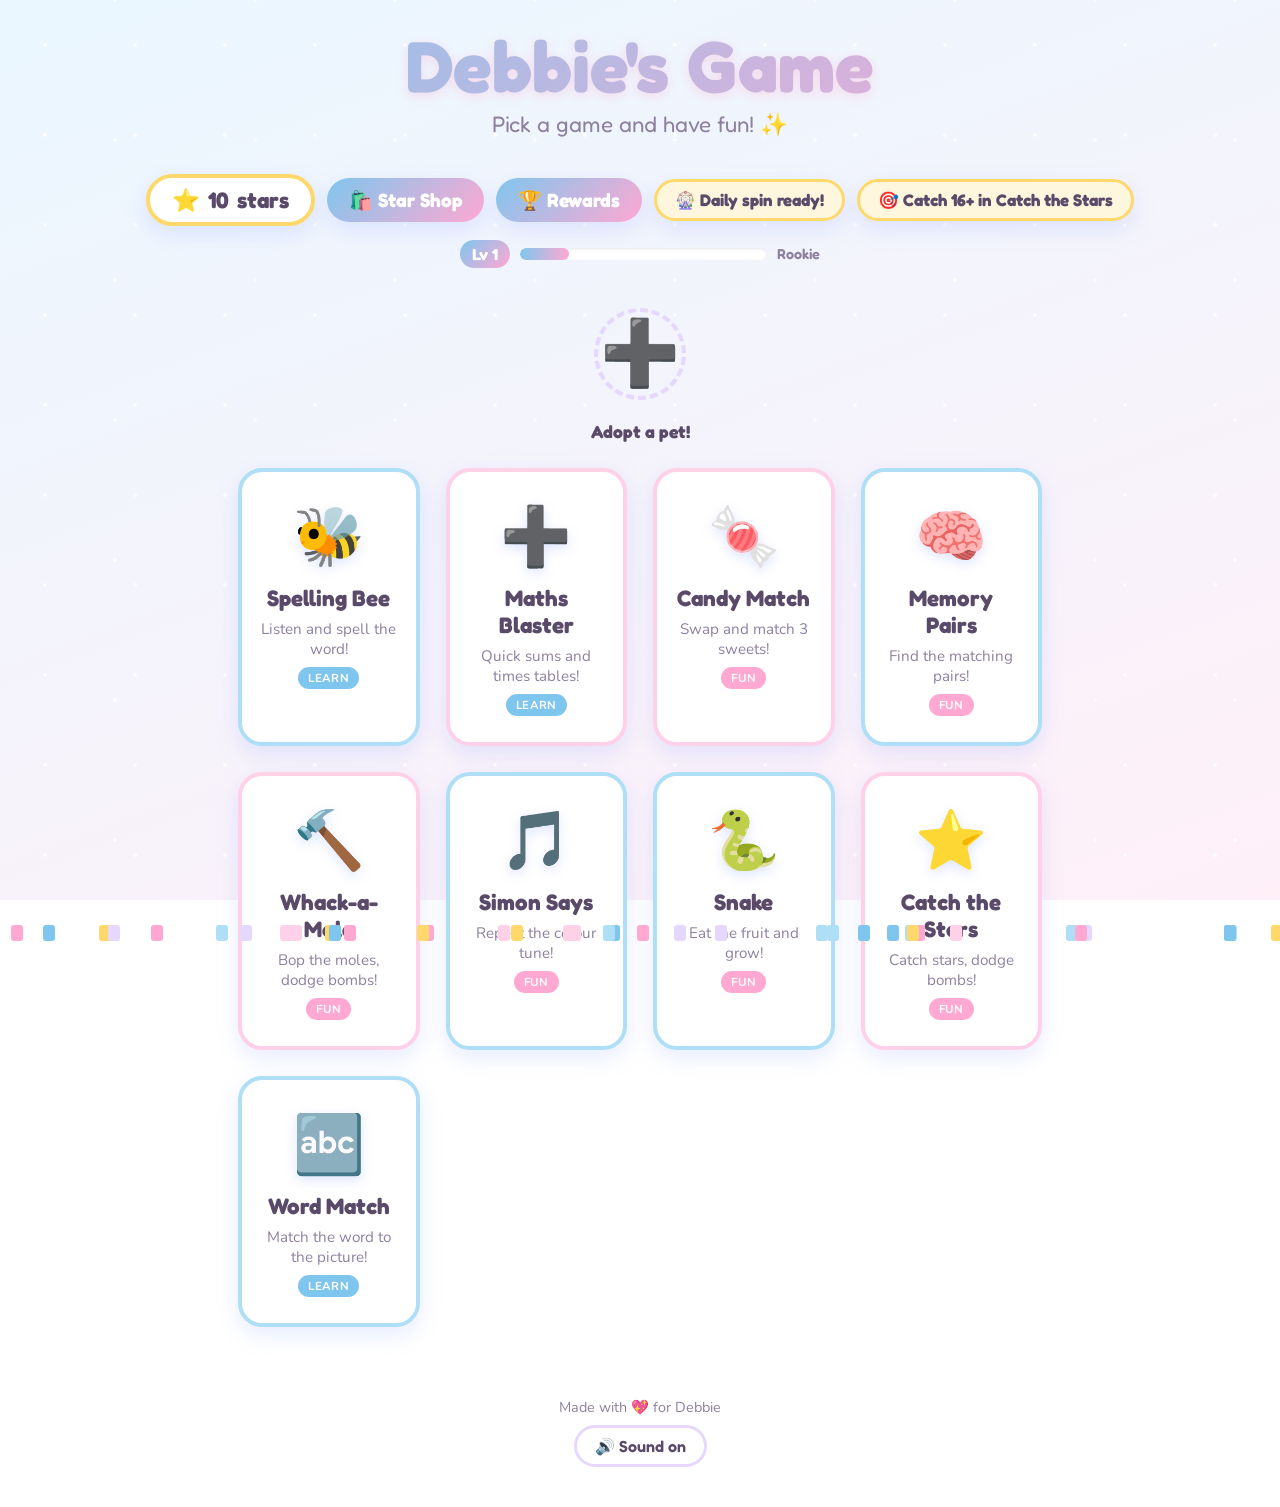
<file: index.html>
<!DOCTYPE html>
<html lang="en">
<head>
  <meta charset="UTF-8" />
  <meta name="viewport" content="width=device-width, initial-scale=1, viewport-fit=cover" />
  <title>Debbie's Game 🎮</title>
  <meta name="theme-color" content="#FFD1E8" />
  <link rel="icon" href="data:image/svg+xml,<svg xmlns='http://www.w3.org/2000/svg' viewBox='0 0 100 100'><text y='.9em' font-size='90'>🎮</text></svg>" />
  <link rel="stylesheet" href="css/theme.css" />
  <link rel="stylesheet" href="css/hub.css" />
</head>
<body>
  <header class="hub-header">
    <h1 class="hub-title title-gradient">Debbie's Game</h1>
    <p class="hub-subtitle">Pick a game and have fun! ✨</p>
    <div class="hub-controls">
      <div class="hub-stars">⭐ <span id="star-total">0</span> stars</div>
      <a class="shop-link" href="pet/index.html">🛍️ Star Shop</a>
      <a class="shop-link rewards-link" href="rewards/index.html">🏆 Rewards</a>
    </div>

    <!-- level strip (filled by hub.js) -->
    <a class="level-strip" href="rewards/index.html" id="level-strip" aria-label="Open Rewards">
      <span class="level-pill" id="level-pill">Lv 1</span>
      <span class="level-bar"><span class="level-bar-fill" id="level-bar-fill"></span></span>
      <span class="level-title-mini" id="level-title-mini">Rookie</span>
    </a>

    <a class="pet-companion" href="pet/index.html" id="pet-companion" aria-label="Open the Star Shop">
      <!-- pet rendered by hub.js -->
    </a>
  </header>

  <main>
    <div class="game-grid" id="game-grid"><!-- cards injected by hub.js --></div>
  </main>

  <footer class="hub-footer">
    Made with 💖 for Debbie
    <div style="margin-top:8px">
      <button class="chip" id="mute-toggle">🔊 Sound on</button>
    </div>
  </footer>

  <script type="module" src="js/hub.js"></script>
</body>
</html>
</file>
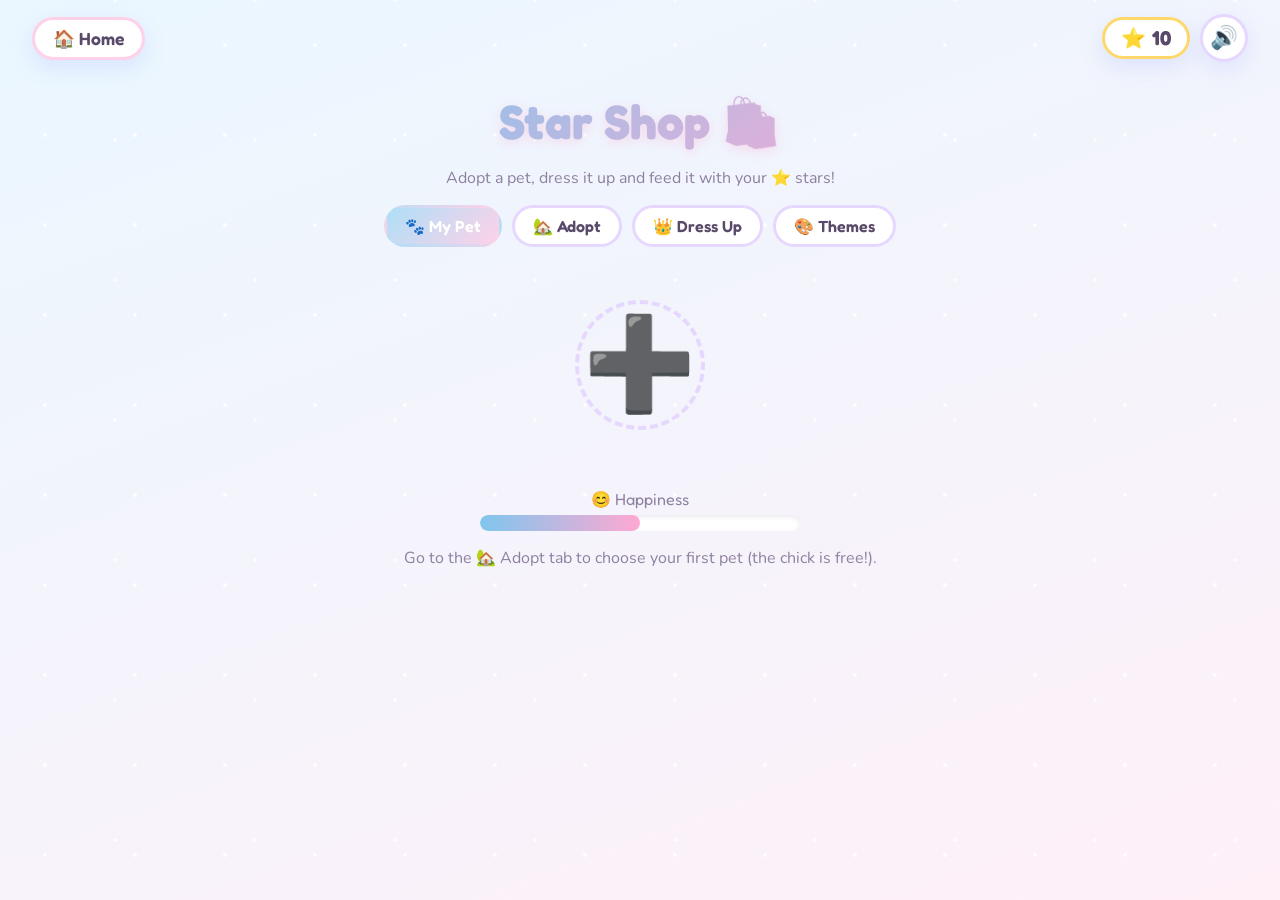
<file: pet/index.html>
<!DOCTYPE html>
<html lang="en">
<head>
  <meta charset="UTF-8" />
  <meta name="viewport" content="width=device-width, initial-scale=1, viewport-fit=cover" />
  <title>Star Shop 🛍️</title>
  <meta name="theme-color" content="#FFD1E8" />
  <link rel="icon" href="data:image/svg+xml,<svg xmlns='http://www.w3.org/2000/svg' viewBox='0 0 100 100'><text y='.9em' font-size='90'>🛍️</text></svg>" />
  <link rel="stylesheet" href="../css/theme.css" />
  <link rel="stylesheet" href="pet.css" />
</head>
<body>
  <div id="topbar"></div>
  <main class="game-main">
    <h1 class="game-title title-gradient">Star Shop 🛍️</h1>
    <p class="subtle">Adopt a pet, dress it up and feed it with your ⭐ stars!</p>

    <div class="chip-row" id="tabs">
      <button class="chip active" data-tab="pet">🐾 My Pet</button>
      <button class="chip" data-tab="adopt">🏡 Adopt</button>
      <button class="chip" data-tab="dress">👑 Dress Up</button>
      <button class="chip" data-tab="theme">🎨 Themes</button>
    </div>

    <!-- My Pet -->
    <section id="tab-pet" class="tab-panel">
      <div id="pet-display"></div>
      <div class="pet-name-row">
        <span id="pet-name" class="pet-name"></span>
        <button class="icon-btn" id="rename-btn" aria-label="Rename pet">✏️</button>
      </div>

      <div class="happy-wrap">
        <span>😊 Happiness</span>
        <div class="happy-bar"><div class="happy-fill" id="happy-fill"></div></div>
      </div>
      <button class="btn btn-primary btn-lg" id="feed-btn">🍎 Feed (3 ⭐)</button>
      <p class="subtle" id="pet-hint"></p>
    </section>

    <!-- Adopt -->
    <section id="tab-adopt" class="tab-panel" hidden>
      <p class="subtle">Tap to adopt a new friend. You can switch between pets you own any time!</p>
      <div class="shop-grid" id="adopt-grid"></div>
    </section>

    <!-- Dress Up -->
    <section id="tab-dress" class="tab-panel" hidden>
      <p class="subtle">Buy accessories, then tap to put them on (or take them off) your pet.</p>
      <div id="mini-pet"></div>
      <div id="dress-groups"></div>
    </section>

    <!-- Themes -->
    <section id="tab-theme" class="tab-panel" hidden>
      <p class="subtle">Buy a colour theme to change how the whole app looks!</p>
      <div class="shop-grid" id="theme-grid"></div>
    </section>
  </main>

  <script type="module" src="pet.js"></script>
</body>
</html>
</file>
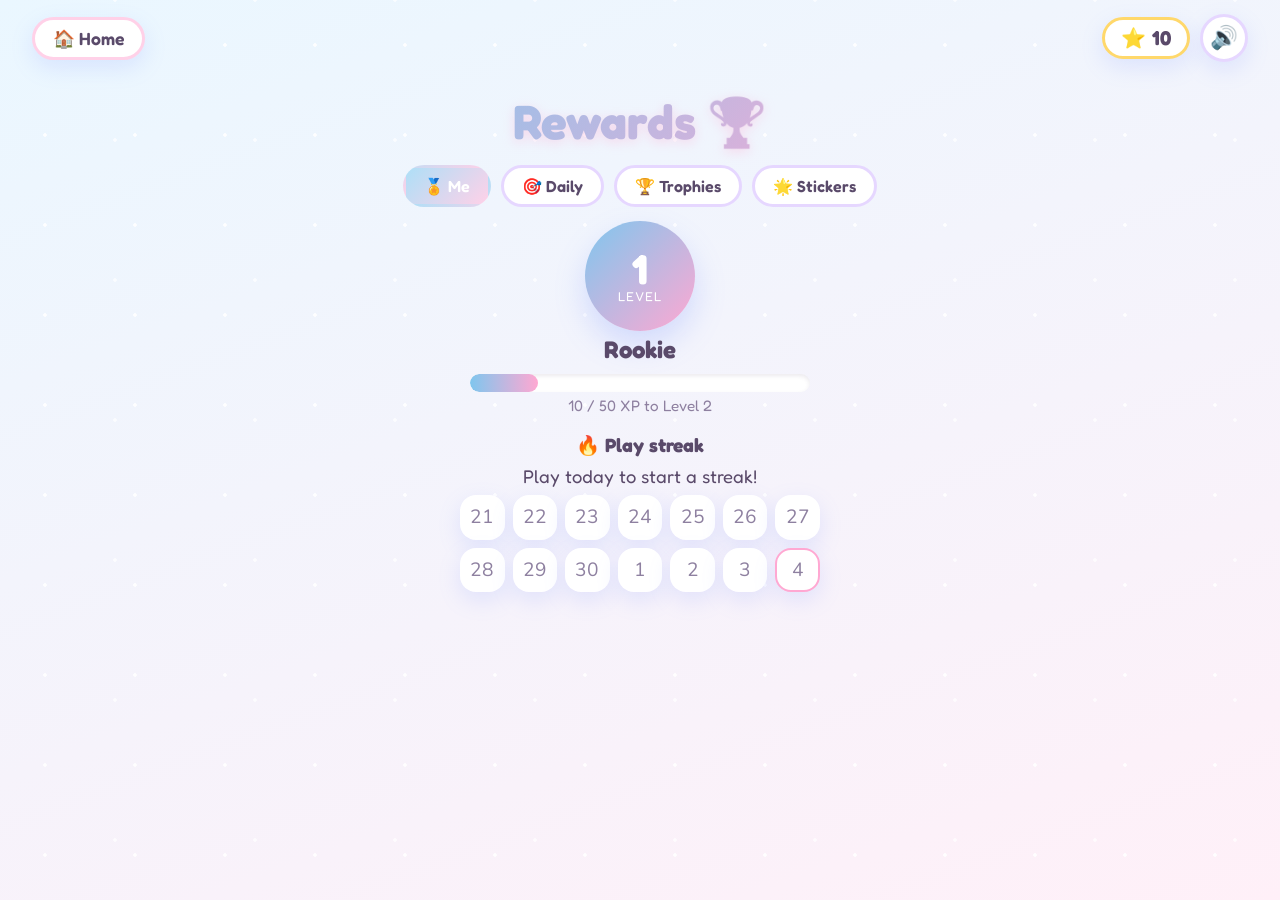
<file: rewards/index.html>
<!DOCTYPE html>
<html lang="en">
<head>
  <meta charset="UTF-8" />
  <meta name="viewport" content="width=device-width, initial-scale=1, viewport-fit=cover" />
  <title>Rewards 🏆</title>
  <meta name="theme-color" content="#FFD1E8" />
  <link rel="icon" href="data:image/svg+xml,<svg xmlns='http://www.w3.org/2000/svg' viewBox='0 0 100 100'><text y='.9em' font-size='90'>🏆</text></svg>" />
  <link rel="stylesheet" href="../css/theme.css" />
  <link rel="stylesheet" href="rewards.css" />
</head>
<body>
  <div id="topbar"></div>
  <main class="game-main">
    <h1 class="game-title title-gradient">Rewards 🏆</h1>

    <div class="chip-row" id="tabs">
      <button class="chip active" data-tab="me">🏅 Me</button>
      <button class="chip" data-tab="daily">🎯 Daily</button>
      <button class="chip" data-tab="trophies">🏆 Trophies</button>
      <button class="chip" data-tab="stickers">🌟 Stickers</button>
    </div>

    <!-- Me: level + streak -->
    <section id="tab-me" class="tab-panel">
      <div class="level-badge"><span class="lvl-num" id="lvl-num">1</span><span class="lvl-word">Level</span></div>
      <div class="level-title" id="lvl-title">Rookie</div>
      <div class="xp-wrap">
        <div class="xp-bar"><div class="xp-fill" id="xp-fill"></div></div>
        <div class="xp-text" id="xp-text"></div>
      </div>
      <h2 class="section-title">🔥 Play streak</h2>
      <div class="streak-line" id="streak-line"></div>
      <div class="calendar" id="calendar"></div>
    </section>

    <!-- Daily: challenge + spin -->
    <section id="tab-daily" class="tab-panel" hidden>
      <h2 class="section-title">🎯 Today's challenge</h2>
      <div class="challenge-card" id="challenge-card"></div>
      <h2 class="section-title">🎡 Lucky spin</h2>
      <div class="spin-card">
        <div class="wheel-area">
          <div class="wheel-pointer">🔻</div>
          <div class="wheel" id="wheel"></div>
          <div class="wheel-hub">🎁</div>
        </div>
        <button class="btn btn-primary btn-lg" id="spin-btn">Spin!</button>
        <p class="subtle" id="spin-note"></p>
      </div>
    </section>

    <!-- Trophies -->
    <section id="tab-trophies" class="tab-panel" hidden>
      <p class="progress-line" id="ach-progress"></p>
      <div class="grid-cards" id="ach-grid"></div>
    </section>

    <!-- Stickers -->
    <section id="tab-stickers" class="tab-panel" hidden>
      <p class="progress-line" id="sticker-progress"></p>
      <div class="grid-cards" id="sticker-grid"></div>
    </section>
  </main>

  <script type="module" src="rewards.js"></script>
</body>
</html>
</file>
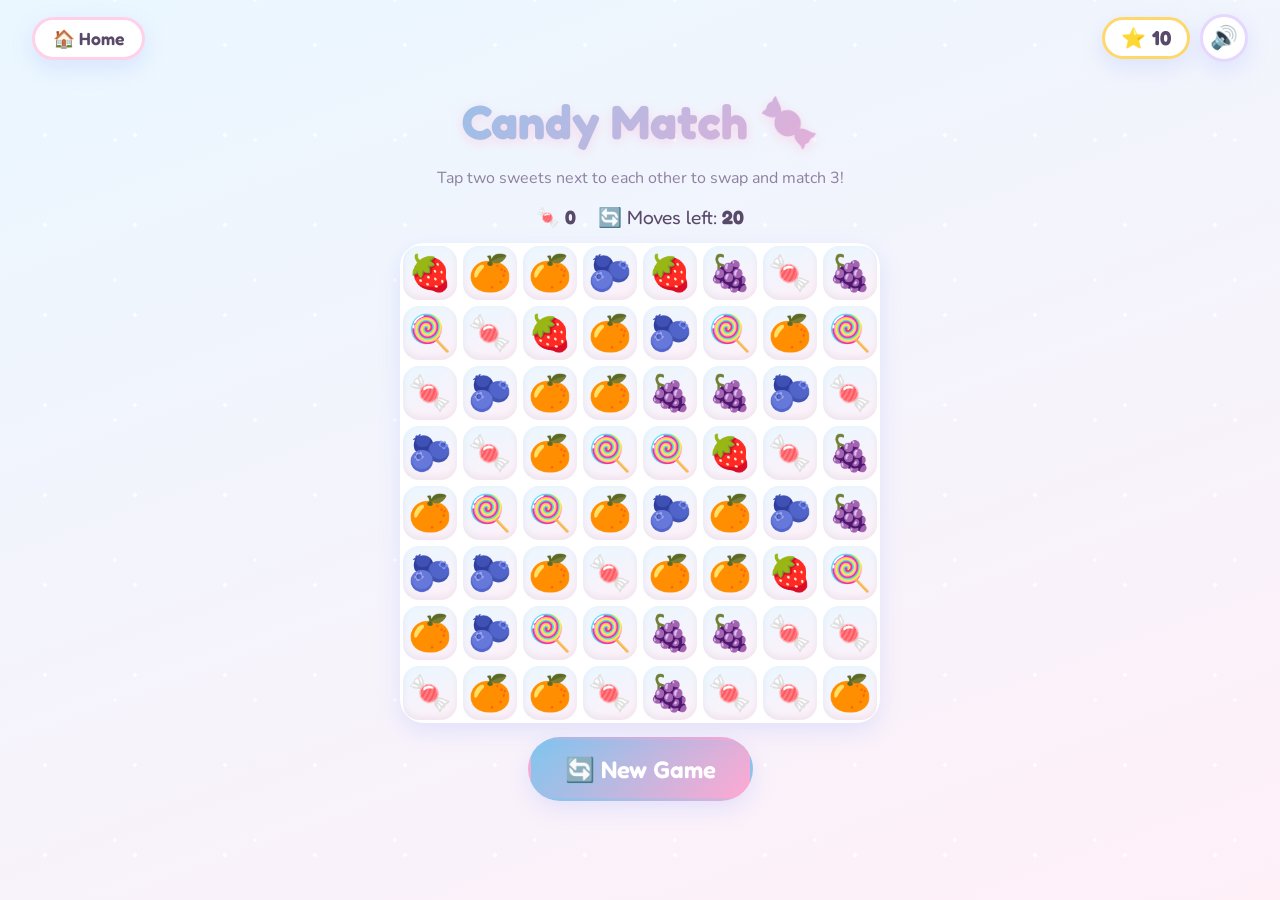
<file: games/candy/index.html>
<!DOCTYPE html>
<html lang="en">
<head>
  <meta charset="UTF-8" />
  <meta name="viewport" content="width=device-width, initial-scale=1, viewport-fit=cover" />
  <title>Candy Match 🍬</title>
  <meta name="theme-color" content="#FFD1E8" />
  <link rel="stylesheet" href="../../css/theme.css" />
  <link rel="stylesheet" href="candy.css" />
</head>
<body>
  <div id="topbar"></div>
  <main class="game-main">
    <h1 class="game-title title-gradient">Candy Match 🍬</h1>
    <p class="subtle">Tap two sweets next to each other to swap and match 3!</p>

    <div class="candy-hud">
      <span>🍬 <strong id="score">0</strong></span>
      <span>🔄 Moves left: <strong id="moves">20</strong></span>
    </div>

    <div class="candy-wrap">
      <div class="candy-board" id="board"></div>
    </div>

    <button class="btn btn-primary btn-lg" id="restart">🔄 New Game</button>
  </main>

  <script type="module" src="candy.js"></script>
</body>
</html>
</file>
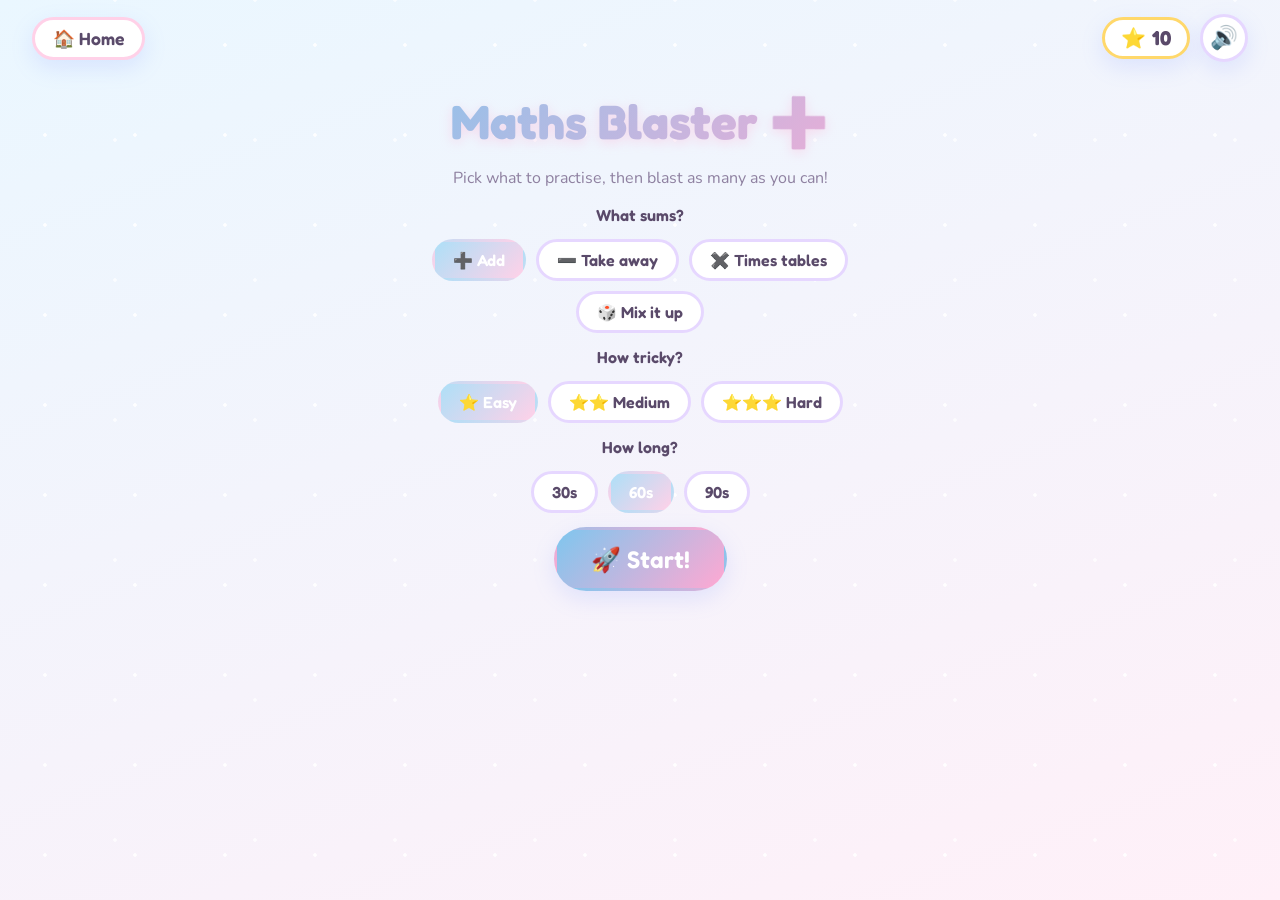
<file: games/maths/index.html>
<!DOCTYPE html>
<html lang="en">
<head>
  <meta charset="UTF-8" />
  <meta name="viewport" content="width=device-width, initial-scale=1, viewport-fit=cover" />
  <title>Maths Blaster ➕</title>
  <meta name="theme-color" content="#FFD1E8" />
  <link rel="stylesheet" href="../../css/theme.css" />
  <style>
    .panel { max-width: 520px; margin: 0 auto; }
    .question-box {
      background: #fff;
      border-radius: var(--radius);
      box-shadow: var(--shadow);
      border: 4px solid var(--pink);
      padding: 26px 16px;
      margin: 18px auto;
    }
    .question {
      font-family: 'Fredoka', sans-serif;
      font-weight: 700;
      font-size: clamp(2.6rem, 1.5rem + 8vw, 4rem);
      color: var(--ink);
    }
    .answers {
      display: grid;
      grid-template-columns: 1fr 1fr;
      gap: 14px;
      max-width: 420px;
      margin: 18px auto;
    }
    .answer-btn {
      font-family: 'Fredoka', sans-serif;
      font-weight: 700;
      font-size: clamp(1.6rem, 1rem + 4vw, 2.2rem);
      color: var(--ink);
      background: #fff;
      border: 4px solid var(--blue);
      border-radius: var(--radius-sm);
      min-height: 76px;
      cursor: pointer;
      box-shadow: var(--shadow);
      touch-action: manipulation;
      transition: transform .1s ease;
    }
    .answer-btn:active { transform: scale(.95); }
    .answer-btn.correct { background: var(--good); border-color: var(--good-deep); color: #fff; }
    .answer-btn.wrong { background: var(--bad); border-color: var(--bad-deep); color: #fff; }
    .hud {
      display: flex;
      justify-content: center;
      gap: 20px;
      font-family: 'Fredoka', sans-serif;
      font-size: 1.2rem;
    }
    .timer-bar-wrap { height: 14px; background: #fff; border-radius: 999px; overflow: hidden; box-shadow: var(--shadow); margin: 12px auto; max-width: 420px; }
    .timer-bar { height: 100%; width: 100%; background: linear-gradient(90deg, var(--blue-deep), var(--pink-deep)); transition: width 1s linear; }
    .streak { color: var(--pink-deep); font-weight: 700; min-height: 1.4em; }
  </style>
</head>
<body>
  <div id="topbar"></div>
  <main class="game-main">
    <h1 class="game-title title-gradient">Maths Blaster ➕</h1>

    <div id="setup" class="panel">
      <p class="subtle">Pick what to practise, then blast as many as you can!</p>

      <p style="font-family:'Fredoka';font-weight:600;margin:14px 0 4px">What sums?</p>
      <div class="chip-row" id="mode-row">
        <button class="chip active" data-mode="add">➕ Add</button>
        <button class="chip" data-mode="sub">➖ Take away</button>
        <button class="chip" data-mode="times">✖️ Times tables</button>
        <button class="chip" data-mode="mix">🎲 Mix it up</button>
      </div>

      <p style="font-family:'Fredoka';font-weight:600;margin:14px 0 4px">How tricky?</p>
      <div class="chip-row" id="level-row">
        <button class="chip active" data-level="1">⭐ Easy</button>
        <button class="chip" data-level="2">⭐⭐ Medium</button>
        <button class="chip" data-level="3">⭐⭐⭐ Hard</button>
      </div>

      <p style="font-family:'Fredoka';font-weight:600;margin:14px 0 4px">How long?</p>
      <div class="chip-row" id="time-row">
        <button class="chip" data-time="30">30s</button>
        <button class="chip active" data-time="60">60s</button>
        <button class="chip" data-time="90">90s</button>
      </div>

      <button class="btn btn-primary btn-lg" id="start-btn">🚀 Start!</button>
    </div>

    <div id="play" class="panel" hidden>
      <div class="hud">
        <span>🎯 <strong id="score">0</strong></span>
        <span>⏱️ <strong id="time-left">60</strong>s</span>
      </div>
      <div class="timer-bar-wrap"><div class="timer-bar" id="timer-bar"></div></div>
      <div class="streak" id="streak"></div>
      <div class="question-box"><div class="question" id="question">3 + 4</div></div>
      <div class="answers" id="answers"></div>
    </div>
  </main>

  <script type="module" src="maths.js"></script>
</body>
</html>
</file>
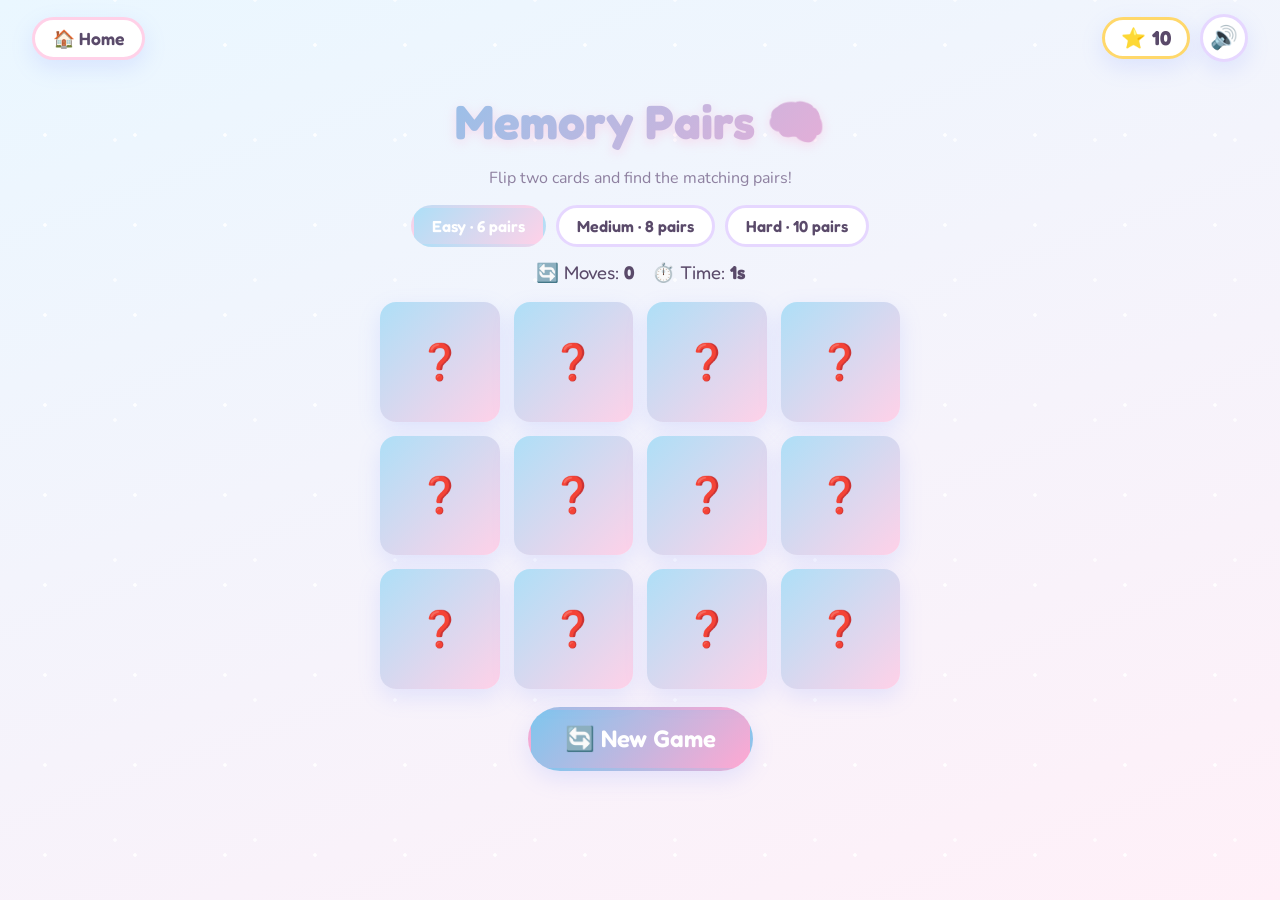
<file: games/memory/index.html>
<!DOCTYPE html>
<html lang="en">
<head>
  <meta charset="UTF-8" />
  <meta name="viewport" content="width=device-width, initial-scale=1, viewport-fit=cover" />
  <title>Memory Pairs 🧠</title>
  <meta name="theme-color" content="#AEDFF7" />
  <link rel="stylesheet" href="../../css/theme.css" />
  <style>
    .mem-board {
      display: grid;
      gap: clamp(8px, 2vw, 14px);
      width: min(92vw, 520px);
      margin: 18px auto;
    }
    .mem-card {
      aspect-ratio: 1;
      perspective: 600px;
      cursor: pointer;
      touch-action: manipulation;
    }
    .mem-inner {
      position: relative;
      width: 100%;
      height: 100%;
      transform-style: preserve-3d;
      transition: transform .4s cubic-bezier(.2,1.2,.4,1);
    }
    .mem-card.flipped .mem-inner,
    .mem-card.matched .mem-inner { transform: rotateY(180deg); }
    .mem-face {
      position: absolute;
      inset: 0;
      backface-visibility: hidden;
      border-radius: var(--radius-sm);
      display: flex;
      align-items: center;
      justify-content: center;
      box-shadow: var(--shadow);
      user-select: none;
    }
    .mem-back {
      background: linear-gradient(135deg, var(--blue), var(--pink));
      font-size: clamp(1.4rem, 1rem + 4vw, 2.2rem);
    }
    .mem-front {
      background: #fff;
      border: 3px solid var(--lilac);
      transform: rotateY(180deg);
      font-size: clamp(1.8rem, 1rem + 7vw, 3.4rem);
    }
    .mem-card.matched .mem-front {
      border-color: var(--good);
      animation: pop .4s ease;
    }
    .stat-row {
      display: flex;
      gap: 18px;
      justify-content: center;
      font-family: 'Fredoka', sans-serif;
      font-size: 1.15rem;
      margin-top: 6px;
    }
  </style>
</head>
<body>
  <div id="topbar"></div>
  <main class="game-main">
    <h1 class="game-title title-gradient">Memory Pairs 🧠</h1>
    <p class="subtle">Flip two cards and find the matching pairs!</p>

    <div class="chip-row" id="level-row">
      <button class="chip active" data-pairs="6">Easy · 6 pairs</button>
      <button class="chip" data-pairs="8">Medium · 8 pairs</button>
      <button class="chip" data-pairs="10">Hard · 10 pairs</button>
    </div>

    <div class="stat-row">
      <span>🔄 Moves: <strong id="moves">0</strong></span>
      <span>⏱️ Time: <strong id="time">0s</strong></span>
    </div>

    <div class="mem-board" id="board"></div>

    <button class="btn btn-primary btn-lg" id="restart">🔄 New Game</button>
  </main>

  <script type="module" src="memory.js"></script>
</body>
</html>
</file>
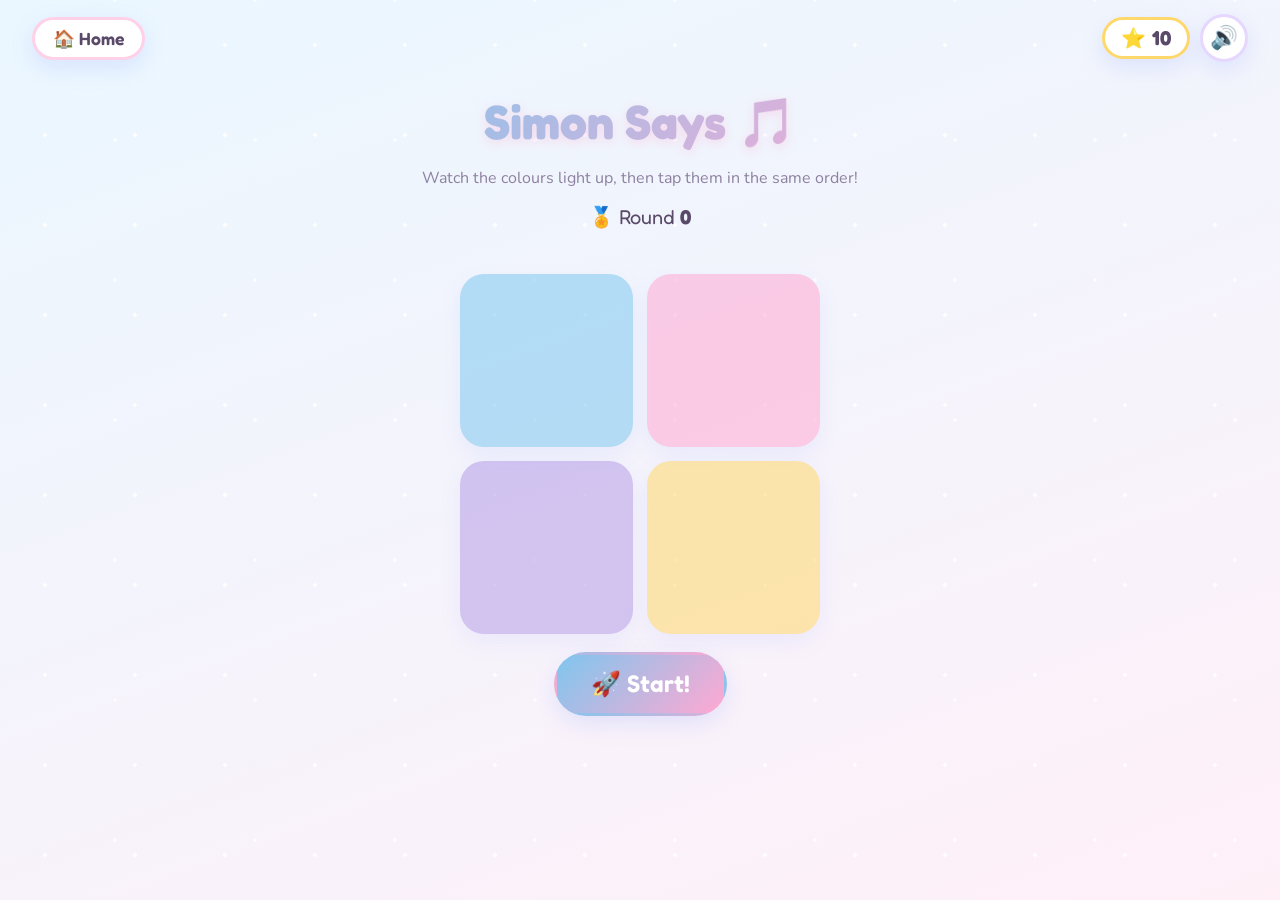
<file: games/simon/index.html>
<!DOCTYPE html>
<html lang="en">
<head>
  <meta charset="UTF-8" />
  <meta name="viewport" content="width=device-width, initial-scale=1, viewport-fit=cover" />
  <title>Simon Says 🎵</title>
  <meta name="theme-color" content="#AEDFF7" />
  <link rel="stylesheet" href="../../css/theme.css" />
  <style>
    .simon {
      width: min(86vw, 360px);
      aspect-ratio: 1;
      margin: 18px auto;
      display: grid;
      grid-template-columns: 1fr 1fr;
      gap: 14px;
    }
    .pad {
      border-radius: var(--radius);
      box-shadow: var(--shadow);
      cursor: pointer;
      opacity: .55;
      transition: opacity .12s ease, transform .12s ease;
      touch-action: manipulation;
    }
    .pad.lit { opacity: 1; transform: scale(1.04); }
    .pad.p0 { background: var(--blue-deep); }
    .pad.p1 { background: var(--pink-deep); }
    .pad.p2 { background: #B49BE6; }
    .pad.p3 { background: var(--star); }
    .hud { font-family: 'Fredoka', sans-serif; font-size: 1.25rem; }
    .status { font-family: 'Fredoka', sans-serif; font-size: 1.2rem; min-height: 1.4em; color: var(--pink-deep); }
  </style>
</head>
<body>
  <div id="topbar"></div>
  <main class="game-main">
    <h1 class="game-title title-gradient">Simon Says 🎵</h1>
    <p class="subtle">Watch the colours light up, then tap them in the same order!</p>
    <div class="hud">🏅 Round <strong id="round">0</strong></div>
    <div class="status" id="status"></div>
    <div class="simon" id="simon">
      <div class="pad p0" data-pad="0"></div>
      <div class="pad p1" data-pad="1"></div>
      <div class="pad p2" data-pad="2"></div>
      <div class="pad p3" data-pad="3"></div>
    </div>
    <button class="btn btn-primary btn-lg" id="start-btn">🚀 Start!</button>
  </main>
  <script type="module" src="simon.js"></script>
</body>
</html>
</file>
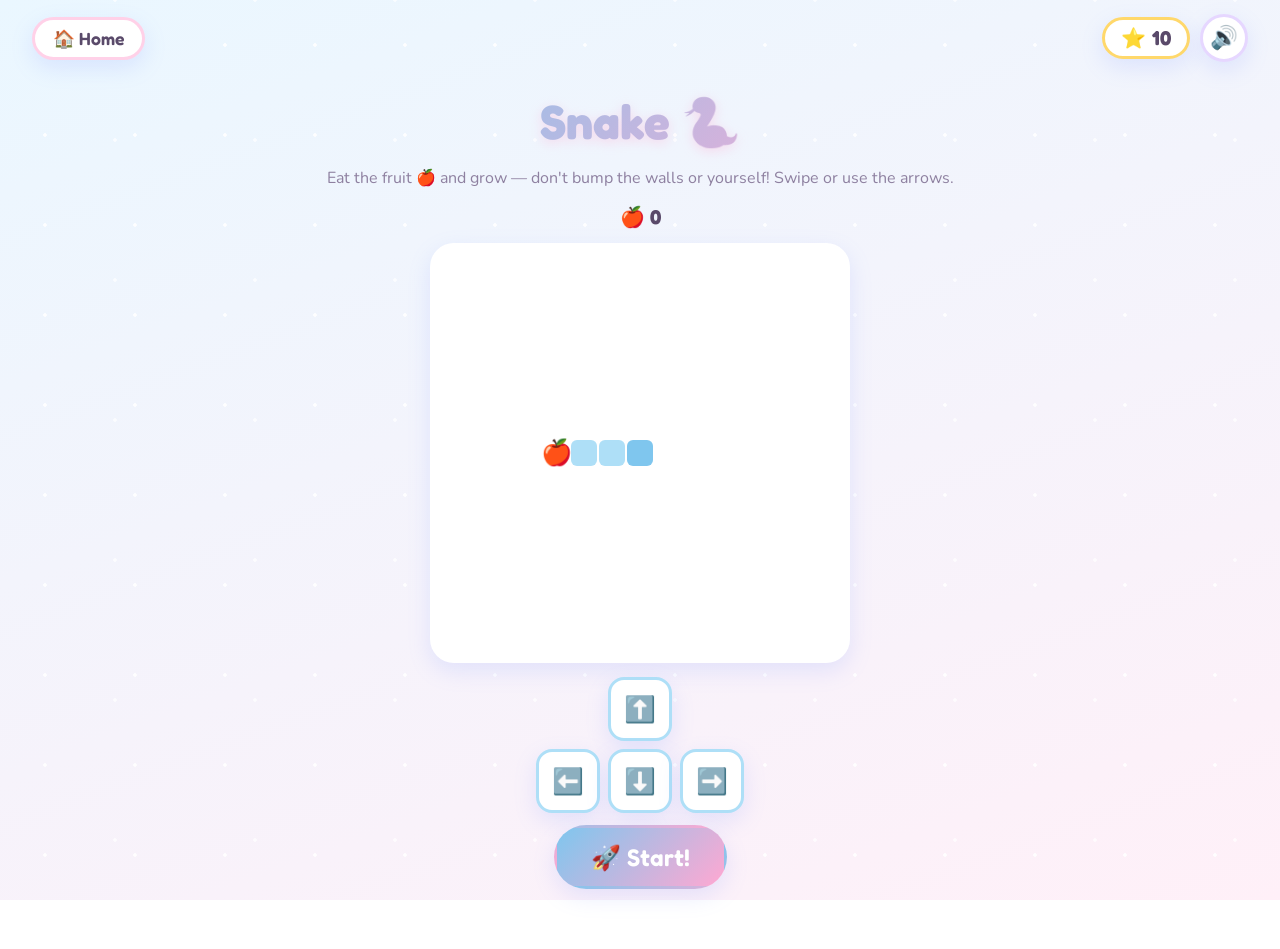
<file: games/snake/index.html>
<!DOCTYPE html>
<html lang="en">
<head>
  <meta charset="UTF-8" />
  <meta name="viewport" content="width=device-width, initial-scale=1, viewport-fit=cover" />
  <title>Snake 🐍</title>
  <meta name="theme-color" content="#AEDFF7" />
  <link rel="stylesheet" href="../../css/theme.css" />
  <style>
    #board {
      width: min(92vw, 420px);
      aspect-ratio: 1;
      margin: 14px auto;
      background: #fff;
      border-radius: var(--radius);
      box-shadow: var(--shadow);
      touch-action: none;
      display: block;
    }
    .hud { font-family: 'Fredoka', sans-serif; font-size: 1.25rem; }
    .dpad {
      display: grid;
      grid-template-columns: repeat(3, 64px);
      grid-template-rows: repeat(2, 64px);
      gap: 8px;
      justify-content: center;
      margin: 12px auto;
    }
    .dpad button {
      font-size: 1.6rem;
      border: 3px solid var(--blue);
      background: #fff;
      border-radius: var(--radius-sm);
      box-shadow: var(--shadow);
      cursor: pointer;
      touch-action: manipulation;
    }
    .dpad button:active { transform: scale(.92); }
    .du { grid-column: 2; grid-row: 1; }
    .dl { grid-column: 1; grid-row: 2; }
    .dd { grid-column: 2; grid-row: 2; }
    .dr { grid-column: 3; grid-row: 2; }
  </style>
</head>
<body>
  <div id="topbar"></div>
  <main class="game-main">
    <h1 class="game-title title-gradient">Snake 🐍</h1>
    <p class="subtle">Eat the fruit 🍎 and grow — don't bump the walls or yourself! Swipe or use the arrows.</p>
    <div class="hud">🍎 <strong id="score">0</strong></div>
    <canvas id="board" width="420" height="420"></canvas>
    <div class="dpad">
      <button class="du" data-dir="up">⬆️</button>
      <button class="dl" data-dir="left">⬅️</button>
      <button class="dd" data-dir="down">⬇️</button>
      <button class="dr" data-dir="right">➡️</button>
    </div>
    <button class="btn btn-primary btn-lg" id="start-btn">🚀 Start!</button>
  </main>
  <script type="module" src="snake.js"></script>
</body>
</html>
</file>
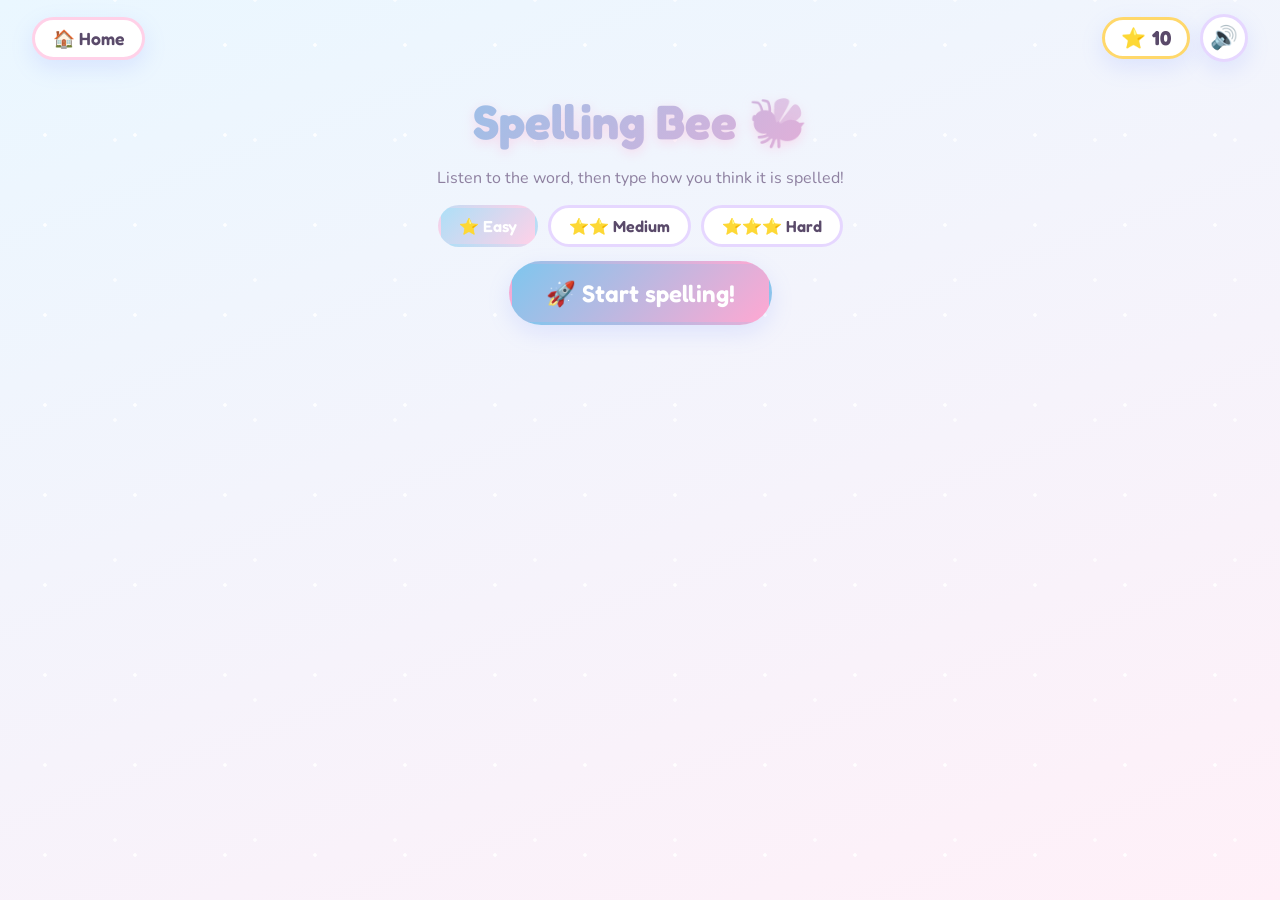
<file: games/spelling/index.html>
<!DOCTYPE html>
<html lang="en">
<head>
  <meta charset="UTF-8" />
  <meta name="viewport" content="width=device-width, initial-scale=1, viewport-fit=cover" />
  <title>Spelling Bee 🐝</title>
  <meta name="theme-color" content="#AEDFF7" />
  <link rel="stylesheet" href="../../css/theme.css" />
  <style>
    .panel { max-width: 520px; margin: 0 auto; }
    .speaker-card {
      background: #fff;
      border-radius: var(--radius);
      box-shadow: var(--shadow);
      border: 4px solid var(--blue);
      padding: 26px 16px;
      margin: 18px auto;
    }
    .bee { font-size: clamp(3rem, 2rem + 8vw, 5rem); }
    .word-reveal {
      font-family: 'Fredoka', sans-serif;
      font-weight: 700;
      font-size: clamp(1.8rem, 1rem + 6vw, 3rem);
      letter-spacing: .12em;
      min-height: 1.4em;
      color: var(--ink);
    }
    .spell-input {
      font-family: 'Fredoka', sans-serif;
      font-size: clamp(1.6rem, 1rem + 4vw, 2.4rem);
      text-align: center;
      letter-spacing: .1em;
      width: min(90vw, 420px);
      padding: 14px;
      border: 4px solid var(--lilac);
      border-radius: var(--radius-sm);
      box-shadow: var(--shadow);
      outline: none;
      margin: 8px auto;
      display: block;
    }
    .spell-input:focus { border-color: var(--pink-deep); }
    .letters { font-family: 'Fredoka', sans-serif; font-size: 1.6rem; letter-spacing: .14em; min-height: 1.4em; margin: 6px 0; }
    .letters .ok { color: var(--good-deep); }
    .letters .no { color: var(--bad-deep); text-decoration: underline; }
    .btn-row { display: flex; flex-wrap: wrap; gap: 10px; justify-content: center; margin-top: 10px; }
    .hud { font-family: 'Fredoka', sans-serif; font-size: 1.2rem; }
    .hint-text { color: var(--pink-deep); font-weight: 600; min-height: 1.4em; }
  </style>
</head>
<body>
  <div id="topbar"></div>
  <main class="game-main">
    <h1 class="game-title title-gradient">Spelling Bee 🐝</h1>

    <div id="setup" class="panel">
      <p class="subtle">Listen to the word, then type how you think it is spelled!</p>
      <div class="chip-row" id="level-row">
        <button class="chip active" data-level="easy">⭐ Easy</button>
        <button class="chip" data-level="medium">⭐⭐ Medium</button>
        <button class="chip" data-level="hard">⭐⭐⭐ Hard</button>
      </div>
      <button class="btn btn-primary btn-lg" id="start-btn">🚀 Start spelling!</button>
      <p class="subtle" id="speech-warn" style="margin-top:12px" hidden>
        🔇 Your device can’t speak the words, so they’ll be shown on screen instead.
      </p>
    </div>

    <div id="play" class="panel" hidden>
      <div class="hud">🐝 Word <strong id="num">1</strong> · 🎯 <strong id="score">0</strong></div>
      <div class="speaker-card">
        <div class="bee floaty">🐝</div>
        <div class="word-reveal" id="word-reveal"></div>
        <div class="hint-text" id="hint"></div>
        <div class="btn-row">
          <button class="btn btn-blue" id="say-btn">🔊 Say it</button>
          <button class="btn btn-pink" id="hint-btn">💡 Hint</button>
        </div>
      </div>

      <input class="spell-input" id="spell-input" type="text"
             autocomplete="off" autocorrect="off" autocapitalize="off"
             spellcheck="false" placeholder="type here" />
      <div class="letters" id="letters"></div>

      <div class="btn-row">
        <button class="btn btn-primary btn-lg" id="check-btn">✅ Check</button>
        <button class="btn" id="skip-btn">⏭️ Skip</button>
      </div>
    </div>
  </main>

  <script type="module" src="spelling.js"></script>
</body>
</html>
</file>
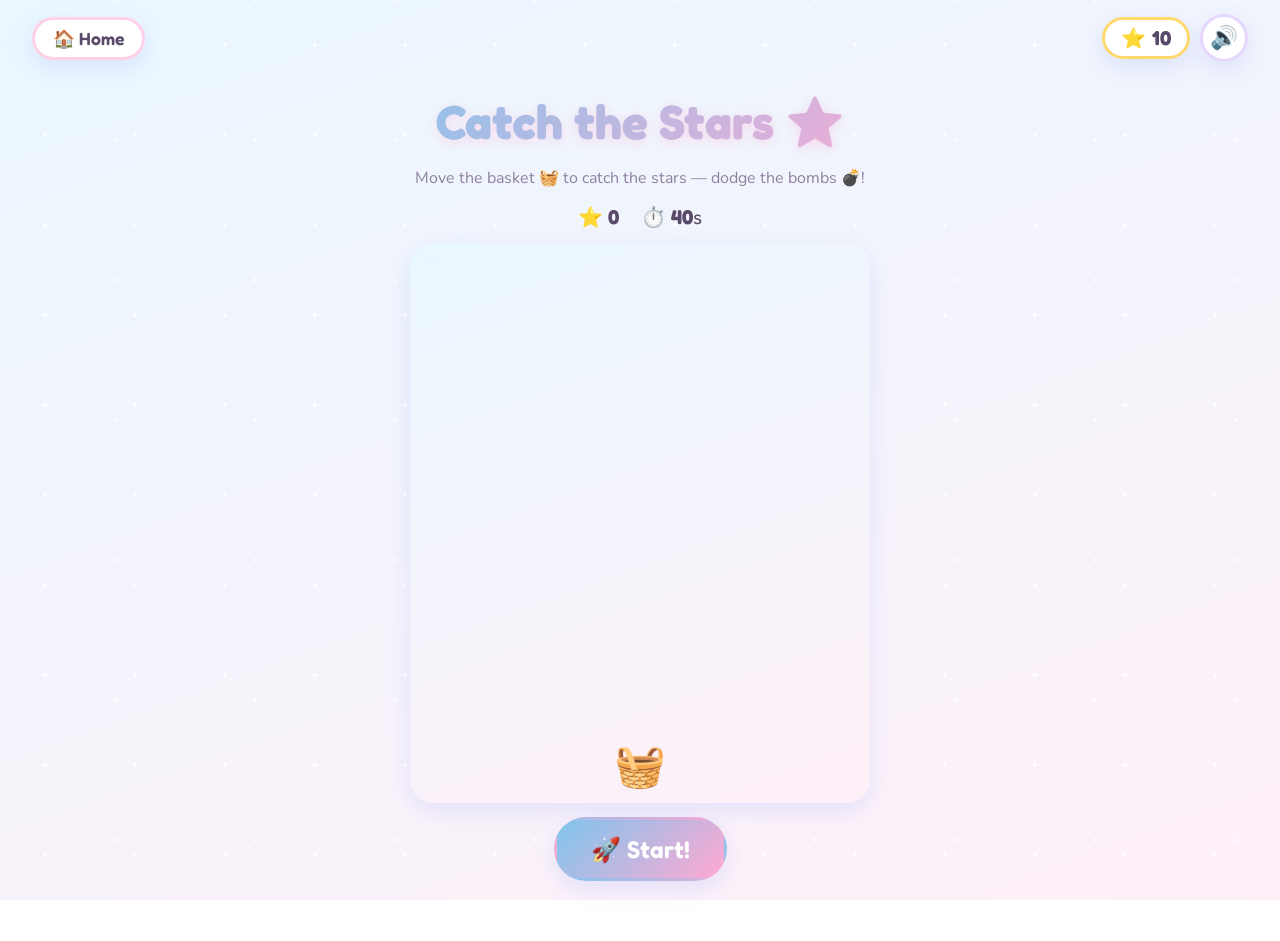
<file: games/stars/index.html>
<!DOCTYPE html>
<html lang="en">
<head>
  <meta charset="UTF-8" />
  <meta name="viewport" content="width=device-width, initial-scale=1, viewport-fit=cover" />
  <title>Catch the Stars ⭐</title>
  <meta name="theme-color" content="#FFD1E8" />
  <link rel="stylesheet" href="../../css/theme.css" />
  <style>
    #arena {
      position: relative;
      width: min(92vw, 460px);
      height: min(70vh, 560px);
      margin: 14px auto;
      background: linear-gradient(160deg, #EAF7FF, #FFF0F8);
      border-radius: var(--radius);
      box-shadow: var(--shadow);
      overflow: hidden;
      touch-action: none;
      user-select: none;
    }
    .faller { position: absolute; font-size: 2rem; will-change: transform; }
    #basket {
      position: absolute;
      bottom: 8px;
      font-size: 2.6rem;
      transform: translateX(-50%);
      pointer-events: none;
    }
    .hud { display: flex; justify-content: center; gap: 22px; font-family: 'Fredoka', sans-serif; font-size: 1.25rem; }
  </style>
</head>
<body>
  <div id="topbar"></div>
  <main class="game-main">
    <h1 class="game-title title-gradient">Catch the Stars ⭐</h1>
    <p class="subtle">Move the basket 🧺 to catch the stars — dodge the bombs 💣!</p>
    <div class="hud">
      <span>⭐ <strong id="score">0</strong></span>
      <span>⏱️ <strong id="time">40</strong>s</span>
    </div>
    <div id="arena">
      <div id="basket">🧺</div>
    </div>
    <button class="btn btn-primary btn-lg" id="start-btn">🚀 Start!</button>
  </main>
  <script type="module" src="stars.js"></script>
</body>
</html>
</file>
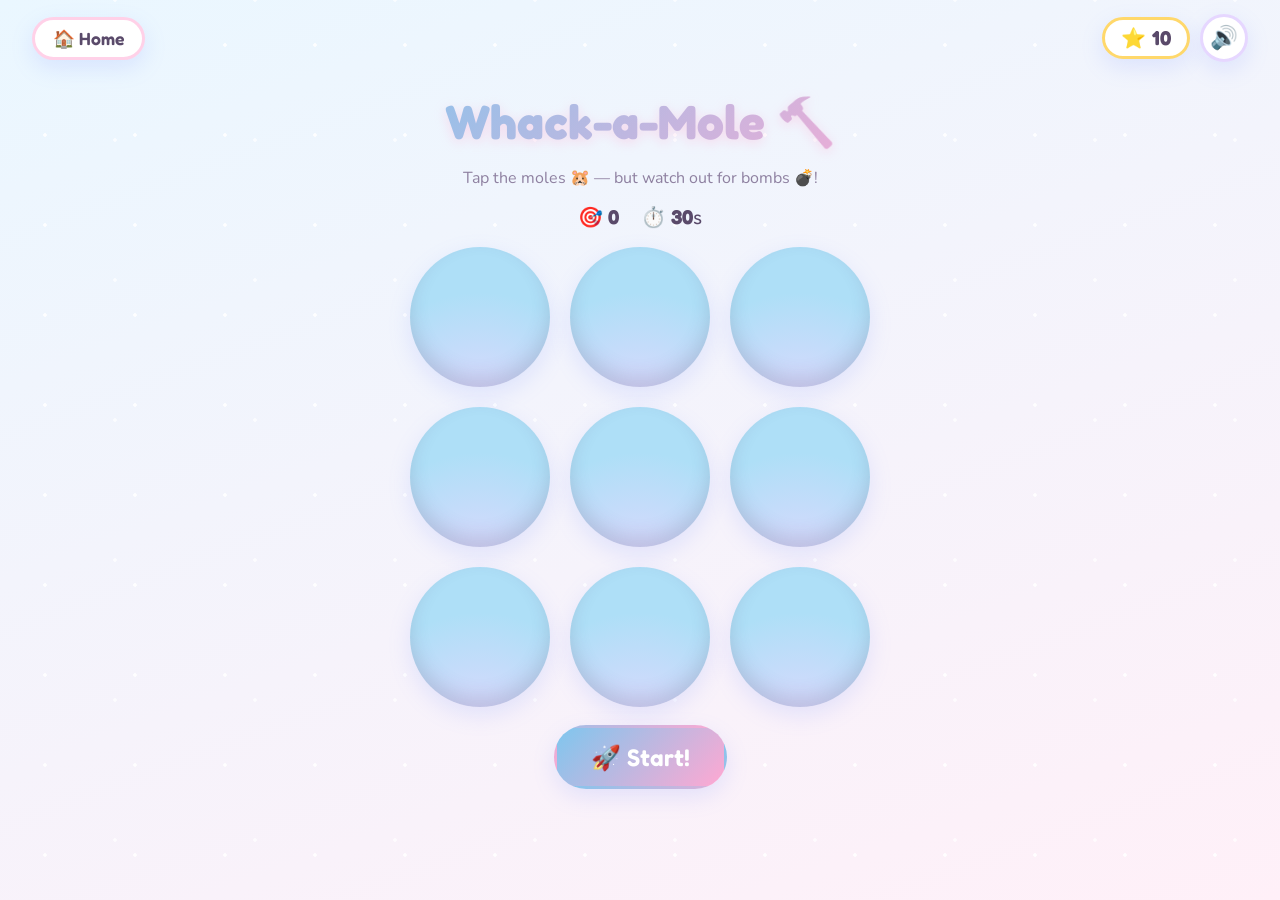
<file: games/whack/index.html>
<!DOCTYPE html>
<html lang="en">
<head>
  <meta charset="UTF-8" />
  <meta name="viewport" content="width=device-width, initial-scale=1, viewport-fit=cover" />
  <title>Whack-a-Mole 🔨</title>
  <meta name="theme-color" content="#FFD1E8" />
  <link rel="stylesheet" href="../../css/theme.css" />
  <style>
    .holes {
      display: grid;
      grid-template-columns: repeat(3, 1fr);
      gap: clamp(10px, 3vw, 20px);
      width: min(92vw, 460px);
      margin: 18px auto;
    }
    .hole {
      aspect-ratio: 1;
      background: radial-gradient(circle at 50% 130%, var(--lilac), var(--blue) 70%);
      border-radius: 50%;
      box-shadow: inset 0 -10px 18px rgba(90,74,106,.18), var(--shadow);
      display: flex;
      align-items: flex-end;
      justify-content: center;
      overflow: hidden;
    }
    .mole {
      font-size: clamp(2rem, 1rem + 8vw, 3.4rem);
      transform: translateY(120%);
      transition: transform .12s ease;
      cursor: pointer;
      line-height: 1;
      padding-bottom: 8%;
      touch-action: manipulation;
      user-select: none;
    }
    .mole.up { transform: translateY(0); }
    .mole.boom { animation: wiggle .3s ease; }
    .hud { display: flex; justify-content: center; gap: 22px; font-family: 'Fredoka', sans-serif; font-size: 1.25rem; }
  </style>
</head>
<body>
  <div id="topbar"></div>
  <main class="game-main">
    <h1 class="game-title title-gradient">Whack-a-Mole 🔨</h1>
    <p class="subtle">Tap the moles 🐹 — but watch out for bombs 💣!</p>
    <div class="hud">
      <span>🎯 <strong id="score">0</strong></span>
      <span>⏱️ <strong id="time">30</strong>s</span>
    </div>
    <div class="holes" id="holes"></div>
    <button class="btn btn-primary btn-lg" id="start-btn">🚀 Start!</button>
  </main>
  <script type="module" src="whack.js"></script>
</body>
</html>
</file>
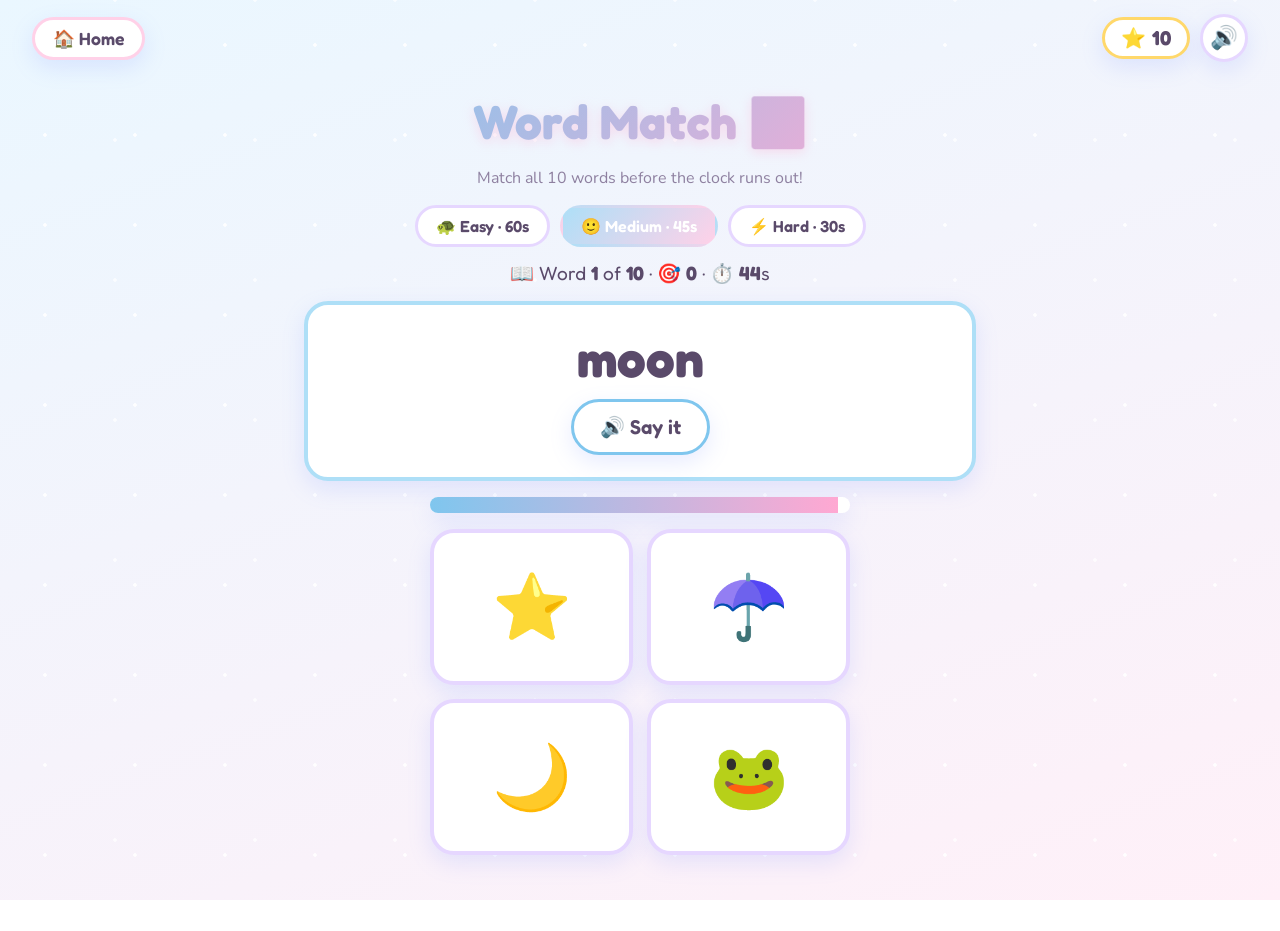
<file: games/wordmatch/index.html>
<!DOCTYPE html>
<html lang="en">
<head>
  <meta charset="UTF-8" />
  <meta name="viewport" content="width=device-width, initial-scale=1, viewport-fit=cover" />
  <title>Word Match 🔤</title>
  <meta name="theme-color" content="#AEDFF7" />
  <link rel="stylesheet" href="../../css/theme.css" />
  <style>
    .panel { max-width: 520px; margin: 0 auto; }
    .word-card {
      background: #fff;
      border-radius: var(--radius);
      box-shadow: var(--shadow);
      border: 4px solid var(--blue);
      padding: 22px 16px;
      margin: 16px auto;
    }
    .the-word {
      font-family: 'Fredoka', sans-serif;
      font-weight: 700;
      font-size: clamp(2rem, 1rem + 7vw, 3.2rem);
      color: var(--ink);
      text-transform: lowercase;
    }
    .choices {
      display: grid;
      grid-template-columns: 1fr 1fr;
      gap: 14px;
      max-width: 420px;
      margin: 16px auto;
    }
    .choice {
      aspect-ratio: 1.3;
      font-size: clamp(2.4rem, 1rem + 9vw, 4rem);
      background: #fff;
      border: 4px solid var(--lilac);
      border-radius: var(--radius);
      box-shadow: var(--shadow);
      cursor: pointer;
      touch-action: manipulation;
      transition: transform .1s ease;
    }
    .choice:active { transform: scale(.95); }
    .choice.correct { background: var(--good); border-color: var(--good-deep); }
    .choice.wrong { background: var(--bad); border-color: var(--bad-deep); }
    .hud { font-family: 'Fredoka', sans-serif; font-size: 1.2rem; }
    .timer-bar-wrap {
      height: 16px;
      background: #fff;
      border-radius: 999px;
      overflow: hidden;
      box-shadow: var(--shadow);
      margin: 12px auto;
      max-width: 420px;
    }
    .timer-bar {
      height: 100%;
      width: 100%;
      background: linear-gradient(90deg, var(--blue-deep), var(--pink-deep));
    }
    .timer-bar.low { background: linear-gradient(90deg, var(--bad-deep), var(--pink-deep)); }
  </style>
</head>
<body>
  <div id="topbar"></div>
  <main class="game-main">
    <h1 class="game-title title-gradient">Word Match 🔤</h1>
    <p class="subtle">Match all 10 words before the clock runs out!</p>

    <div class="chip-row" id="speed-row">
      <button class="chip" data-time="60">🐢 Easy · 60s</button>
      <button class="chip active" data-time="45">🙂 Medium · 45s</button>
      <button class="chip" data-time="30">⚡ Hard · 30s</button>
    </div>

    <div class="hud">📖 Word <strong id="num">1</strong> of <strong id="total">10</strong> · 🎯 <strong id="score">0</strong> · ⏱️ <strong id="time-left">45</strong>s</div>
    <div class="word-card">
      <div class="the-word" id="word">apple</div>
      <button class="btn btn-blue" id="say-btn" style="margin-top:10px">🔊 Say it</button>
    </div>
    <div class="timer-bar-wrap"><div class="timer-bar" id="timer-bar"></div></div>
    <div class="choices" id="choices"></div>
  </main>
  <script type="module" src="wordmatch.js"></script>
</body>
</html>
</file>
<file: css/theme.css>
/* ===========================================================
   Debbie's Game — shared design system (theme.css)
   Baby blue + baby pink pastel theme. Used by every page.
   =========================================================== */

@import url('https://fonts.googleapis.com/css2?family=Fredoka:wght@400;500;600;700&family=Nunito:wght@400;600;700;800&display=swap');

:root {
  /* palette */
  --blue: #AEDFF7;
  --blue-deep: #7FC6EE;
  --pink: #FFD1E8;
  --pink-deep: #FFA8D2;
  --lilac: #E6D7FF;
  --cream: #FFF9FC;
  --ink: #5A4A6A;          /* soft purple-grey text (gentler than black) */
  --ink-soft: #8E80A0;
  --star: #FFD86B;
  --good: #8DE0A0;
  --good-deep: #4FC46A;
  --bad: #FFB3B3;
  --bad-deep: #FF8A8A;

  /* shape + depth */
  --radius: 24px;
  --radius-sm: 16px;
  --shadow: 0 8px 22px rgba(127, 150, 255, .18);
  --shadow-lift: 0 14px 30px rgba(127, 150, 255, .28);
  --grad: linear-gradient(135deg, var(--blue), var(--pink));
  --grad-soft: linear-gradient(160deg, #EAF7FF 0%, #FFF0F8 100%);
}

* { box-sizing: border-box; }

html, body {
  margin: 0;
  padding: 0;
  min-height: 100dvh;
}

body {
  font-family: 'Nunito', system-ui, sans-serif;
  color: var(--ink);
  background: var(--grad-soft) fixed;
  -webkit-tap-highlight-color: transparent;
  overscroll-behavior: contain;
  animation: fade-in .35s ease;
}

/* sparkly twinkles drawn behind everything */
body::before {
  content: "";
  position: fixed;
  inset: 0;
  z-index: -1;
  pointer-events: none;
  background-image:
    radial-gradient(circle, rgba(255,255,255,.9) 1.5px, transparent 2px),
    radial-gradient(circle, rgba(255,255,255,.7) 1.5px, transparent 2px);
  background-size: 90px 90px, 140px 140px;
  background-position: 0 0, 45px 70px;
  animation: twinkle 4s ease-in-out infinite alternate;
}

h1, h2, h3, .display {
  font-family: 'Fredoka', 'Nunito', sans-serif;
  font-weight: 700;
  margin: 0;
}

/* ---- Gradient title text ---- */
.title-gradient {
  background: linear-gradient(135deg, var(--blue-deep), var(--pink-deep));
  -webkit-background-clip: text;
  background-clip: text;
  color: transparent;
  filter: drop-shadow(0 3px 6px rgba(255, 168, 210, .35));
}

/* ---- Buttons ---- */
.btn {
  font-family: 'Fredoka', sans-serif;
  font-size: clamp(1rem, 1rem + .5vw, 1.25rem);
  font-weight: 600;
  color: var(--ink);
  background: #fff;
  border: 3px solid var(--blue);
  border-radius: 999px;
  min-height: 56px;
  padding: 0 26px;
  cursor: pointer;
  box-shadow: var(--shadow);
  transition: transform .12s ease, box-shadow .12s ease, background .2s ease;
  touch-action: manipulation;
  user-select: none;
}
.btn:hover { transform: translateY(-2px); box-shadow: var(--shadow-lift); }
.btn:active { transform: scale(.95); }

.btn-primary {
  color: #fff;
  background: linear-gradient(135deg, var(--blue-deep), var(--pink-deep));
  border-color: transparent;
}
.btn-pink { border-color: var(--pink-deep); }
.btn-blue { border-color: var(--blue-deep); }

.btn-lg { min-height: 64px; font-size: clamp(1.15rem, 1rem + 1vw, 1.5rem); padding: 0 34px; }

/* ---- Cards ---- */
.card {
  background: #fff;
  border-radius: var(--radius);
  box-shadow: var(--shadow);
  padding: 22px;
}

/* ---- Top bar shared across pages ---- */
.topbar {
  display: flex;
  align-items: center;
  justify-content: space-between;
  gap: 12px;
  padding: 14px clamp(14px, 4vw, 32px);
}
.home-btn {
  text-decoration: none;
  display: inline-flex;
  align-items: center;
  gap: 8px;
  font-family: 'Fredoka', sans-serif;
  font-weight: 600;
  font-size: 1.1rem;
  color: var(--ink);
  background: #fff;
  border: 3px solid var(--pink);
  border-radius: 999px;
  padding: 8px 18px;
  box-shadow: var(--shadow);
  touch-action: manipulation;
}
.home-btn:active { transform: scale(.95); }

.star-counter {
  display: inline-flex;
  align-items: center;
  gap: 6px;
  font-family: 'Fredoka', sans-serif;
  font-weight: 700;
  font-size: 1.25rem;
  color: var(--ink);
  background: #fff;
  border: 3px solid var(--star);
  border-radius: 999px;
  padding: 6px 16px;
  box-shadow: var(--shadow);
}
.icon-btn {
  font-size: 1.4rem;
  line-height: 1;
  background: #fff;
  border: 3px solid var(--lilac);
  border-radius: 50%;
  width: 48px;
  height: 48px;
  cursor: pointer;
  box-shadow: var(--shadow);
  touch-action: manipulation;
}
.icon-btn:active { transform: scale(.92); }

/* ---- Generic game layout ---- */
.game-main {
  max-width: 720px;
  margin: 0 auto;
  padding: 10px clamp(14px, 4vw, 24px) 60px;
  text-align: center;
}
.game-title {
  font-size: clamp(1.8rem, 1.4rem + 3vw, 3rem);
  margin: 6px 0 4px;
}
.subtle { color: var(--ink-soft); }

/* ---- Modal ---- */
.modal-backdrop {
  position: fixed;
  inset: 0;
  background: rgba(90, 74, 106, .35);
  display: flex;
  align-items: center;
  justify-content: center;
  padding: 20px;
  z-index: 100;
  animation: fade-in .2s ease;
}
.modal {
  background: #fff;
  border-radius: var(--radius);
  box-shadow: var(--shadow-lift);
  padding: 28px;
  max-width: 420px;
  width: 100%;
  text-align: center;
  animation: pop .35s cubic-bezier(.2, 1.3, .4, 1);
}
.modal h2 { font-size: 1.8rem; margin-bottom: 8px; }
.modal-buttons { display: flex; gap: 12px; justify-content: center; flex-wrap: wrap; margin-top: 20px; }

/* ---- Toast ---- */
.toast {
  position: fixed;
  left: 50%;
  bottom: 28px;
  transform: translateX(-50%);
  background: #fff;
  color: var(--ink);
  font-family: 'Fredoka', sans-serif;
  font-weight: 600;
  font-size: 1.15rem;
  padding: 12px 22px;
  border-radius: 999px;
  box-shadow: var(--shadow-lift);
  z-index: 120;
  animation: toast-in .3s ease, toast-out .3s ease 1.5s forwards;
}

/* ---- Star burst particles ---- */
.star-particle {
  position: fixed;
  font-size: 1.5rem;
  pointer-events: none;
  z-index: 130;
  animation: star-rise .9s ease-out forwards;
}

/* ---- Confetti ---- */
.confetti-piece {
  position: fixed;
  top: -20px;
  width: 12px;
  height: 16px;
  border-radius: 3px;
  pointer-events: none;
  z-index: 90;
  animation: confetti-fall linear forwards;
}

/* ---- Pills / chips for level pickers ---- */
.chip-row { display: flex; gap: 10px; justify-content: center; flex-wrap: wrap; margin: 14px 0; }
.chip {
  font-family: 'Fredoka', sans-serif;
  font-weight: 600;
  font-size: 1rem;
  color: var(--ink);
  background: #fff;
  border: 3px solid var(--lilac);
  border-radius: 999px;
  padding: 8px 18px;
  cursor: pointer;
  touch-action: manipulation;
}
.chip.active {
  background: linear-gradient(135deg, var(--blue), var(--pink));
  color: #fff;
  border-color: transparent;
}

/* ===========================================================
   Animations
   =========================================================== */
@keyframes fade-in { from { opacity: 0; } to { opacity: 1; } }
@keyframes twinkle { from { opacity: .35; } to { opacity: .8; } }
@keyframes pop {
  0% { transform: scale(.6); opacity: 0; }
  100% { transform: scale(1); opacity: 1; }
}
@keyframes wiggle {
  0%, 100% { transform: translateX(0); }
  20% { transform: translateX(-8px); }
  40% { transform: translateX(8px); }
  60% { transform: translateX(-6px); }
  80% { transform: translateX(6px); }
}
@keyframes float {
  0%, 100% { transform: translateY(0); }
  50% { transform: translateY(-10px); }
}
@keyframes star-rise {
  0% { transform: translate(0, 0) scale(.4); opacity: 1; }
  100% { transform: translate(var(--dx, 0), -120px) scale(1.3); opacity: 0; }
}
@keyframes toast-in { from { transform: translate(-50%, 30px); opacity: 0; } to { transform: translate(-50%, 0); opacity: 1; } }
@keyframes toast-out { to { transform: translate(-50%, 30px); opacity: 0; } }
@keyframes confetti-fall { to { transform: translateY(105vh) rotate(720deg); } }

.wiggle { animation: wiggle .4s ease; }
.pop-in { animation: pop .35s cubic-bezier(.2, 1.3, .4, 1); }
.floaty { animation: float 3s ease-in-out infinite; }

/* ===========================================================
   Pet stage (used on the hub + Star Shop)
   =========================================================== */
.pet-stage {
  --pet-size: 120px;
  position: relative;
  width: calc(var(--pet-size) * 1.6);
  height: calc(var(--pet-size) * 1.6);
  display: flex;
  align-items: center;
  justify-content: center;
  margin: 0 auto;
}
.pet-base {
  font-size: var(--pet-size);
  line-height: 1;
  animation: float 3.5s ease-in-out infinite;
  filter: drop-shadow(0 8px 10px rgba(127, 150, 255, .25));
}
.pet-stage.wiggle .pet-base { animation: wiggle .5s ease; }
/* pet grows with level — top stage gets a sparkle aura */
.pet-grow-3 .pet-base { filter: drop-shadow(0 0 10px var(--star)) drop-shadow(0 8px 10px rgba(127, 150, 255, .25)); }
.pet-grow-3::after {
  content: '✨';
  position: absolute;
  top: 4%; right: 10%;
  font-size: calc(var(--pet-size) * 0.3);
  animation: float 3s ease-in-out infinite;
  pointer-events: none;
}
.pet-acc {
  position: absolute;
  line-height: 1;
  font-size: calc(var(--pet-size) * 0.42);
  pointer-events: none;
}
.pet-acc.hat  { top: 2%;  left: 50%; transform: translateX(-50%); font-size: calc(var(--pet-size) * 0.5); }
.pet-acc.face { top: 38%; left: 50%; transform: translateX(-50%); font-size: calc(var(--pet-size) * 0.36); }
.pet-acc.neck { top: 64%; left: 50%; transform: translateX(-50%); font-size: calc(var(--pet-size) * 0.36); }
.pet-acc.held { bottom: 12%; right: 12%; font-size: calc(var(--pet-size) * 0.46); }

/* collar — a rounded colour band across the lower neck, with a little tag */
.pet-acc.collar {
  top: 60%; left: 50%; transform: translateX(-50%);
  width: calc(var(--pet-size) * 0.66);
  height: calc(var(--pet-size) * 0.15);
  background: var(--acc-color, var(--pink-deep));
  border-radius: 999px;
  box-shadow: inset 0 -3px 4px rgba(90, 74, 106, .2);
}
.pet-acc.collar::after {
  content: '';
  position: absolute;
  left: 50%; bottom: -55%;
  transform: translateX(-50%);
  width: calc(var(--pet-size) * 0.12);
  height: calc(var(--pet-size) * 0.12);
  background: var(--star);
  border-radius: 50%;
  box-shadow: 0 2px 3px rgba(90, 74, 106, .25);
}
/* lead — a stylised leash arc looping up to the top-right */
.pet-acc.lead {
  top: 18%; right: 8%;
  width: calc(var(--pet-size) * 0.55);
  height: calc(var(--pet-size) * 0.55);
  border: calc(var(--pet-size) * 0.05) solid var(--acc-color, #C9A7FF);
  border-left: none; border-bottom: none;
  border-top-right-radius: 90%;
  background: transparent;
}
.pet-acc.lead::before {
  content: '';
  position: absolute;
  top: calc(var(--pet-size) * -0.06); right: calc(var(--pet-size) * -0.06);
  width: calc(var(--pet-size) * 0.18);
  height: calc(var(--pet-size) * 0.18);
  border: calc(var(--pet-size) * 0.045) solid var(--acc-color, #C9A7FF);
  border-radius: 50%;
}
.pet-empty {
  font-size: calc(var(--pet-size) * 0.7);
  color: var(--ink-soft);
  border: 4px dashed var(--lilac);
  border-radius: 50%;
  width: var(--pet-size);
  height: var(--pet-size);
  display: flex;
  align-items: center;
  justify-content: center;
}

/* floating food when feeding the pet */
.food-float {
  position: absolute;
  font-size: 2rem;
  pointer-events: none;
  z-index: 5;
  animation: food-rise 1s ease-out forwards;
}
@keyframes food-rise {
  0% { transform: translateY(0) scale(.6); opacity: 1; }
  100% { transform: translateY(-90px) scale(1.2); opacity: 0; }
}

@media (prefers-reduced-motion: reduce) {
  *, body::before { animation: none !important; transition: none !important; }
}
</file>
<file: css/hub.css>
/* ===========================================================
   hub.css — home screen layout
   =========================================================== */

.hub-header {
  text-align: center;
  padding: 28px 16px 8px;
}
.hub-title {
  font-size: clamp(2.4rem, 1.5rem + 6vw, 4.5rem);
  line-height: 1.05;
}
.hub-subtitle {
  font-family: 'Fredoka', sans-serif;
  font-size: clamp(1rem, .9rem + 1vw, 1.4rem);
  color: var(--ink-soft);
  margin-top: 6px;
}
.hub-stars {
  display: inline-flex;
  align-items: center;
  gap: 8px;
  margin-top: 14px;
  font-family: 'Fredoka', sans-serif;
  font-weight: 700;
  font-size: 1.4rem;
  color: var(--ink);
  background: #fff;
  border: 4px solid var(--star);
  border-radius: 999px;
  padding: 8px 22px;
  box-shadow: var(--shadow);
}

.hub-controls {
  display: flex;
  justify-content: center;
  align-items: center;
  gap: 12px;
  flex-wrap: wrap;
  margin: 8px 0 4px;
}
.shop-link {
  text-decoration: none;
  display: inline-flex;
  align-items: center;
  gap: 6px;
  margin-top: 14px;
  font-family: 'Fredoka', sans-serif;
  font-weight: 700;
  font-size: 1.2rem;
  color: #fff;
  background: linear-gradient(135deg, var(--blue-deep), var(--pink-deep));
  border-radius: 999px;
  padding: 10px 22px;
  box-shadow: var(--shadow);
  touch-action: manipulation;
}
.shop-link:active { transform: scale(.95); }

.streak-chip {
  margin-top: 14px;
  font-family: 'Fredoka', sans-serif;
  font-weight: 700;
  font-size: 1.1rem;
  color: var(--ink);
  background: #fff;
  border: 3px solid var(--pink-deep);
  border-radius: 999px;
  padding: 8px 18px;
  box-shadow: var(--shadow);
}
.nudge-chip {
  margin-top: 14px;
  text-decoration: none;
  font-family: 'Fredoka', sans-serif;
  font-weight: 700;
  font-size: 1.05rem;
  color: var(--ink);
  background: #FFF7DD;
  border: 3px solid var(--star);
  border-radius: 999px;
  padding: 8px 18px;
  box-shadow: var(--shadow);
  animation: float 3s ease-in-out infinite;
}

/* level strip */
.level-strip {
  display: flex;
  align-items: center;
  gap: 10px;
  justify-content: center;
  text-decoration: none;
  max-width: 360px;
  margin: 14px auto 0;
}
.level-pill {
  font-family: 'Fredoka', sans-serif;
  font-weight: 700;
  color: #fff;
  background: linear-gradient(135deg, var(--blue-deep), var(--pink-deep));
  border-radius: 999px;
  padding: 4px 12px;
  font-size: 1rem;
  white-space: nowrap;
}
.level-bar {
  flex: 1;
  height: 12px;
  background: #fff;
  border-radius: 999px;
  overflow: hidden;
  box-shadow: inset 0 1px 3px rgba(90,74,106,.15);
}
.level-bar-fill { display: block; height: 100%; background: linear-gradient(90deg, var(--blue-deep), var(--pink-deep)); border-radius: 999px; }
.level-title-mini { font-family: 'Fredoka', sans-serif; font-weight: 600; color: var(--ink-soft); font-size: .9rem; white-space: nowrap; }

/* locked game cards */
.game-card.locked { cursor: default; filter: grayscale(.6); opacity: .7; }
.game-card.locked:hover { transform: none; box-shadow: var(--shadow); }
.game-card .lock-progress { font-family: 'Fredoka', sans-serif; font-weight: 700; color: var(--ink-soft); font-size: .85rem; }

.pet-companion {
  display: flex;
  flex-direction: column;
  align-items: center;
  text-decoration: none;
  margin: 12px auto 0;
  width: fit-content;
}
.pet-companion .pet-label {
  font-family: 'Fredoka', sans-serif;
  font-weight: 700;
  font-size: 1.1rem;
  color: var(--ink);
  margin-top: -6px;
}

/* responsive card grid */
.game-grid {
  display: grid;
  grid-template-columns: repeat(auto-fit, minmax(150px, 1fr));
  gap: clamp(14px, 3vw, 26px);
  max-width: 860px;
  margin: 18px auto 60px;
  padding: 0 clamp(16px, 4vw, 28px);
}

.game-card {
  text-decoration: none;
  color: var(--ink);
  background: #fff;
  border-radius: var(--radius);
  box-shadow: var(--shadow);
  padding: 26px 18px;
  text-align: center;
  border: 4px solid transparent;
  transition: transform .15s ease, box-shadow .15s ease;
  display: flex;
  flex-direction: column;
  align-items: center;
  gap: 8px;
  touch-action: manipulation;
}
.game-card:hover { transform: translateY(-6px) scale(1.02); box-shadow: var(--shadow-lift); }
.game-card:active { transform: scale(.97); }
.game-card.accent-blue { border-color: var(--blue); }
.game-card.accent-pink { border-color: var(--pink); }

.game-card .emoji {
  font-size: clamp(2.6rem, 2rem + 4vw, 3.6rem);
  filter: drop-shadow(0 4px 6px rgba(127, 150, 255, .25));
}
.game-card .name {
  font-family: 'Fredoka', sans-serif;
  font-weight: 700;
  font-size: clamp(1.1rem, 1rem + 1vw, 1.4rem);
}
.game-card .blurb { font-size: .95rem; color: var(--ink-soft); }
.game-card .tag {
  font-size: .72rem;
  font-weight: 700;
  text-transform: uppercase;
  letter-spacing: .04em;
  padding: 3px 10px;
  border-radius: 999px;
  color: #fff;
}
.tag.learn { background: var(--blue-deep); }
.tag.fun { background: var(--pink-deep); }

.hub-footer {
  text-align: center;
  color: var(--ink-soft);
  padding: 10px 16px 40px;
  font-size: .9rem;
}
</file>
<file: pet/pet.css>
/* ===========================================================
   pet.css — Star Shop page layout
   =========================================================== */

.tab-panel { max-width: 600px; margin: 0 auto; }

.pet-name-row {
  display: flex;
  align-items: center;
  justify-content: center;
  gap: 10px;
  margin: 6px 0 14px;
}
.pet-name {
  font-family: 'Fredoka', sans-serif;
  font-weight: 700;
  font-size: 1.6rem;
  color: var(--ink);
}

.happy-wrap {
  max-width: 320px;
  margin: 6px auto 14px;
  font-family: 'Fredoka', sans-serif;
  font-size: 1rem;
  color: var(--ink-soft);
}
.happy-bar {
  height: 16px;
  background: #fff;
  border-radius: 999px;
  box-shadow: inset 0 2px 4px rgba(90, 74, 106, .12);
  overflow: hidden;
  margin-top: 6px;
}
.happy-fill {
  height: 100%;
  width: 50%;
  background: linear-gradient(90deg, var(--blue-deep), var(--pink-deep));
  border-radius: 999px;
  transition: width .4s ease;
}

/* shop grids */
.shop-grid {
  display: grid;
  grid-template-columns: repeat(auto-fill, minmax(120px, 1fr));
  gap: 14px;
  margin: 16px auto;
}
.shop-item {
  background: #fff;
  border-radius: var(--radius-sm);
  box-shadow: var(--shadow);
  border: 4px solid transparent;
  padding: 14px 10px;
  text-align: center;
  display: flex;
  flex-direction: column;
  align-items: center;
  gap: 8px;
}
.shop-item.equipped { border-color: var(--good-deep); }
.shop-item.owned { border-color: var(--blue); }
.shop-item .item-emoji { font-size: 2.6rem; line-height: 1; }
.shop-item .item-swatch {
  width: 70%;
  height: 22px;
  border-radius: 999px;
  border: 3px solid var(--lilac);
  box-shadow: inset 0 -2px 3px rgba(90, 74, 106, .15);
}
.shop-item .theme-swatch { height: 34px; width: 84%; }
.shop-item .item-name { font-family: 'Fredoka', sans-serif; font-weight: 600; font-size: .95rem; }
.shop-item .item-action {
  font-family: 'Fredoka', sans-serif;
  font-weight: 700;
  font-size: .95rem;
  border: none;
  border-radius: 999px;
  padding: 8px 14px;
  min-height: 40px;
  width: 100%;
  cursor: pointer;
  touch-action: manipulation;
  color: #fff;
  background: linear-gradient(135deg, var(--blue-deep), var(--pink-deep));
}
.item-action:active { transform: scale(.95); }
.item-action.is-cost { background: #fff; color: var(--ink); border: 3px solid var(--star); }
.item-action.is-cost.cant { opacity: .55; }
.item-action.is-equip { background: #fff; color: var(--good-deep); border: 3px solid var(--good-deep); }
.item-action.is-equipped { background: var(--good); color: #fff; border: 3px solid var(--good-deep); }
.item-action.is-choose { background: #fff; color: var(--blue-deep); border: 3px solid var(--blue-deep); }
.item-action.is-current { background: var(--blue); color: #fff; }

.dress-group { margin: 14px auto; }
.dress-group h3 { font-family: 'Fredoka', sans-serif; font-size: 1.2rem; margin: 10px 0 4px; color: var(--ink); }

#mini-pet { margin-bottom: 8px; }
</file>
<file: rewards/rewards.css>
/* ===========================================================
   rewards.css — the Rewards page (Me / Daily / Trophies / Stickers)
   =========================================================== */

.tab-panel { max-width: 600px; margin: 0 auto; }

/* ---- Me: level + XP ---- */
.level-badge {
  width: 110px;
  height: 110px;
  margin: 6px auto 4px;
  border-radius: 50%;
  background: linear-gradient(135deg, var(--blue-deep), var(--pink-deep));
  color: #fff;
  display: flex;
  flex-direction: column;
  align-items: center;
  justify-content: center;
  box-shadow: var(--shadow-lift);
  font-family: 'Fredoka', sans-serif;
}
.level-badge .lvl-num { font-size: 2.6rem; font-weight: 700; line-height: 1; }
.level-badge .lvl-word { font-size: .8rem; letter-spacing: .08em; text-transform: uppercase; }
.level-title { font-family: 'Fredoka', sans-serif; font-weight: 700; font-size: 1.5rem; color: var(--ink); }
.xp-wrap { max-width: 340px; margin: 10px auto; }
.xp-bar { height: 18px; background: #fff; border-radius: 999px; overflow: hidden; box-shadow: inset 0 2px 4px rgba(90,74,106,.12); }
.xp-fill { height: 100%; background: linear-gradient(90deg, var(--blue-deep), var(--pink-deep)); border-radius: 999px; transition: width .5s ease; }
.xp-text { font-family: 'Fredoka', sans-serif; color: var(--ink-soft); font-size: .95rem; margin-top: 4px; }

/* ---- streak calendar ---- */
.section-title { font-family: 'Fredoka', sans-serif; font-size: 1.2rem; margin: 18px 0 8px; color: var(--ink); }
.calendar { display: grid; grid-template-columns: repeat(7, 1fr); gap: 8px; max-width: 360px; margin: 8px auto; }
.cal-cell {
  aspect-ratio: 1;
  border-radius: var(--radius-sm);
  background: #fff;
  box-shadow: var(--shadow);
  display: flex; align-items: center; justify-content: center;
  font-size: 1.2rem;
  color: var(--ink-soft);
  border: 2px solid transparent;
}
.cal-cell.played { background: linear-gradient(135deg, var(--blue), var(--pink)); color: #fff; }
.cal-cell.today { border-color: var(--pink-deep); }
.streak-line { font-family: 'Fredoka', sans-serif; font-size: 1.15rem; margin-top: 8px; }

/* ---- Daily challenge ---- */
.challenge-card, .spin-card {
  background: #fff; border-radius: var(--radius); box-shadow: var(--shadow);
  padding: 20px; margin: 14px auto; max-width: 440px;
}
.challenge-emoji { font-size: 3rem; }
.challenge-desc { font-family: 'Fredoka', sans-serif; font-size: 1.25rem; margin: 6px 0; }
.challenge-done { color: var(--good-deep); font-weight: 700; }

/* ---- spin wheel ---- */
.wheel-area { position: relative; width: 240px; height: 240px; margin: 14px auto; }
.wheel-pointer {
  position: absolute; top: -6px; left: 50%; transform: translateX(-50%);
  font-size: 1.8rem; z-index: 3;
}
.wheel {
  width: 240px; height: 240px; border-radius: 50%;
  border: 8px solid #fff; box-shadow: var(--shadow-lift);
  background: conic-gradient(
    var(--blue) 0 45deg, var(--pink) 45deg 90deg,
    var(--lilac) 90deg 135deg, var(--blue) 135deg 180deg,
    var(--pink) 180deg 225deg, var(--lilac) 225deg 270deg,
    var(--blue) 270deg 315deg, var(--pink) 315deg 360deg);
  transition: transform 3.4s cubic-bezier(.15,.9,.25,1);
}
.wheel-seg {
  position: absolute; top: 50%; left: 50%;
  font-family: 'Fredoka', sans-serif; font-weight: 700; font-size: .8rem; color: var(--ink);
  transform-origin: 0 0;
  white-space: nowrap;
}
.wheel-seg > span { display: inline-block; transform: translate(-50%, -50%); }
.wheel-hub {
  position: absolute; top: 50%; left: 50%; transform: translate(-50%,-50%);
  width: 46px; height: 46px; border-radius: 50%; background: #fff;
  box-shadow: var(--shadow); display: flex; align-items: center; justify-content: center;
  font-size: 1.4rem; z-index: 2;
}

/* ---- trophies + stickers grids ---- */
.grid-cards {
  display: grid; grid-template-columns: repeat(auto-fill, minmax(120px, 1fr));
  gap: 12px; margin: 14px auto;
}
.ach-item, .sticker-cell {
  background: #fff; border-radius: var(--radius-sm); box-shadow: var(--shadow);
  padding: 14px 8px; text-align: center; display: flex; flex-direction: column; align-items: center; gap: 4px;
}
.ach-item .ach-emoji { font-size: 2.4rem; }
.ach-item .ach-name { font-family: 'Fredoka', sans-serif; font-weight: 600; font-size: .9rem; }
.ach-item .ach-desc { font-size: .78rem; color: var(--ink-soft); }
.ach-item.locked { filter: grayscale(1); opacity: .55; }
.ach-item.earned { border: 2px solid var(--star); }

.sticker-cell { aspect-ratio: 1; justify-content: center; font-size: 2.4rem; padding: 6px; }
.sticker-cell.missing { color: var(--ink-soft); opacity: .5; font-size: 1.8rem; }
.progress-line { font-family: 'Fredoka', sans-serif; color: var(--ink-soft); margin: 6px 0 0; }
</file>
<file: games/candy/candy.css>
/* ===========================================================
   candy.css — match-3 grid.
   Candies are absolutely positioned and moved with transform,
   so swaps slide and refills fall smoothly (no jumpy repaints).
   =========================================================== */

.candy-wrap {
  width: min(94vw, 480px);
  margin: 14px auto;
}
.candy-board {
  position: relative;
  width: 100%;
  aspect-ratio: 1;
  background: #fff;
  border-radius: var(--radius);
  box-shadow: var(--shadow);
  overflow: hidden;            /* clips candies falling in from above */
  touch-action: none;
  overscroll-behavior: contain;
  user-select: none;
}

/* outer = position (animated via translate) */
.candy {
  position: absolute;
  top: 0;
  left: 0;
  transition: transform .3s cubic-bezier(.25, .85, .35, 1.05); /* gentle ease + tiny bounce */
  will-change: transform;
  cursor: pointer;
}
.candy.no-anim { transition: none; }   /* for instant placement / resize */

/* inner = the visible tile (scale/selection live here, never fights translate) */
.candy-inner {
  position: absolute;
  inset: 3px;
  display: flex;
  align-items: center;
  justify-content: center;
  font-size: clamp(1.2rem, .5rem + 5vw, 2.2rem);
  border-radius: 16px;
  background: linear-gradient(160deg, #EAF7FF, #FFF0F8);
  box-shadow: inset 0 -3px 6px rgba(90, 74, 106, .08);
  transition: transform .15s ease, outline-color .15s ease;
  outline: 0 solid transparent;
}
.candy.selected .candy-inner {
  outline: 4px solid var(--pink-deep);
  outline-offset: -4px;
  transform: scale(1.06);
}
.candy-inner.pop { animation: candy-pop .26s ease-out forwards; }

@keyframes candy-pop {
  0%   { transform: scale(1);    opacity: 1; }
  45%  { transform: scale(1.25); opacity: 1; }
  100% { transform: scale(0);    opacity: 0; }
}

.candy-hud {
  display: flex;
  justify-content: center;
  gap: 22px;
  font-family: 'Fredoka', sans-serif;
  font-size: 1.2rem;
  margin-top: 4px;
}

@media (prefers-reduced-motion: reduce) {
  .candy { transition: none; }
  .candy-inner.pop { animation: none; opacity: 0; }
}
</file>
